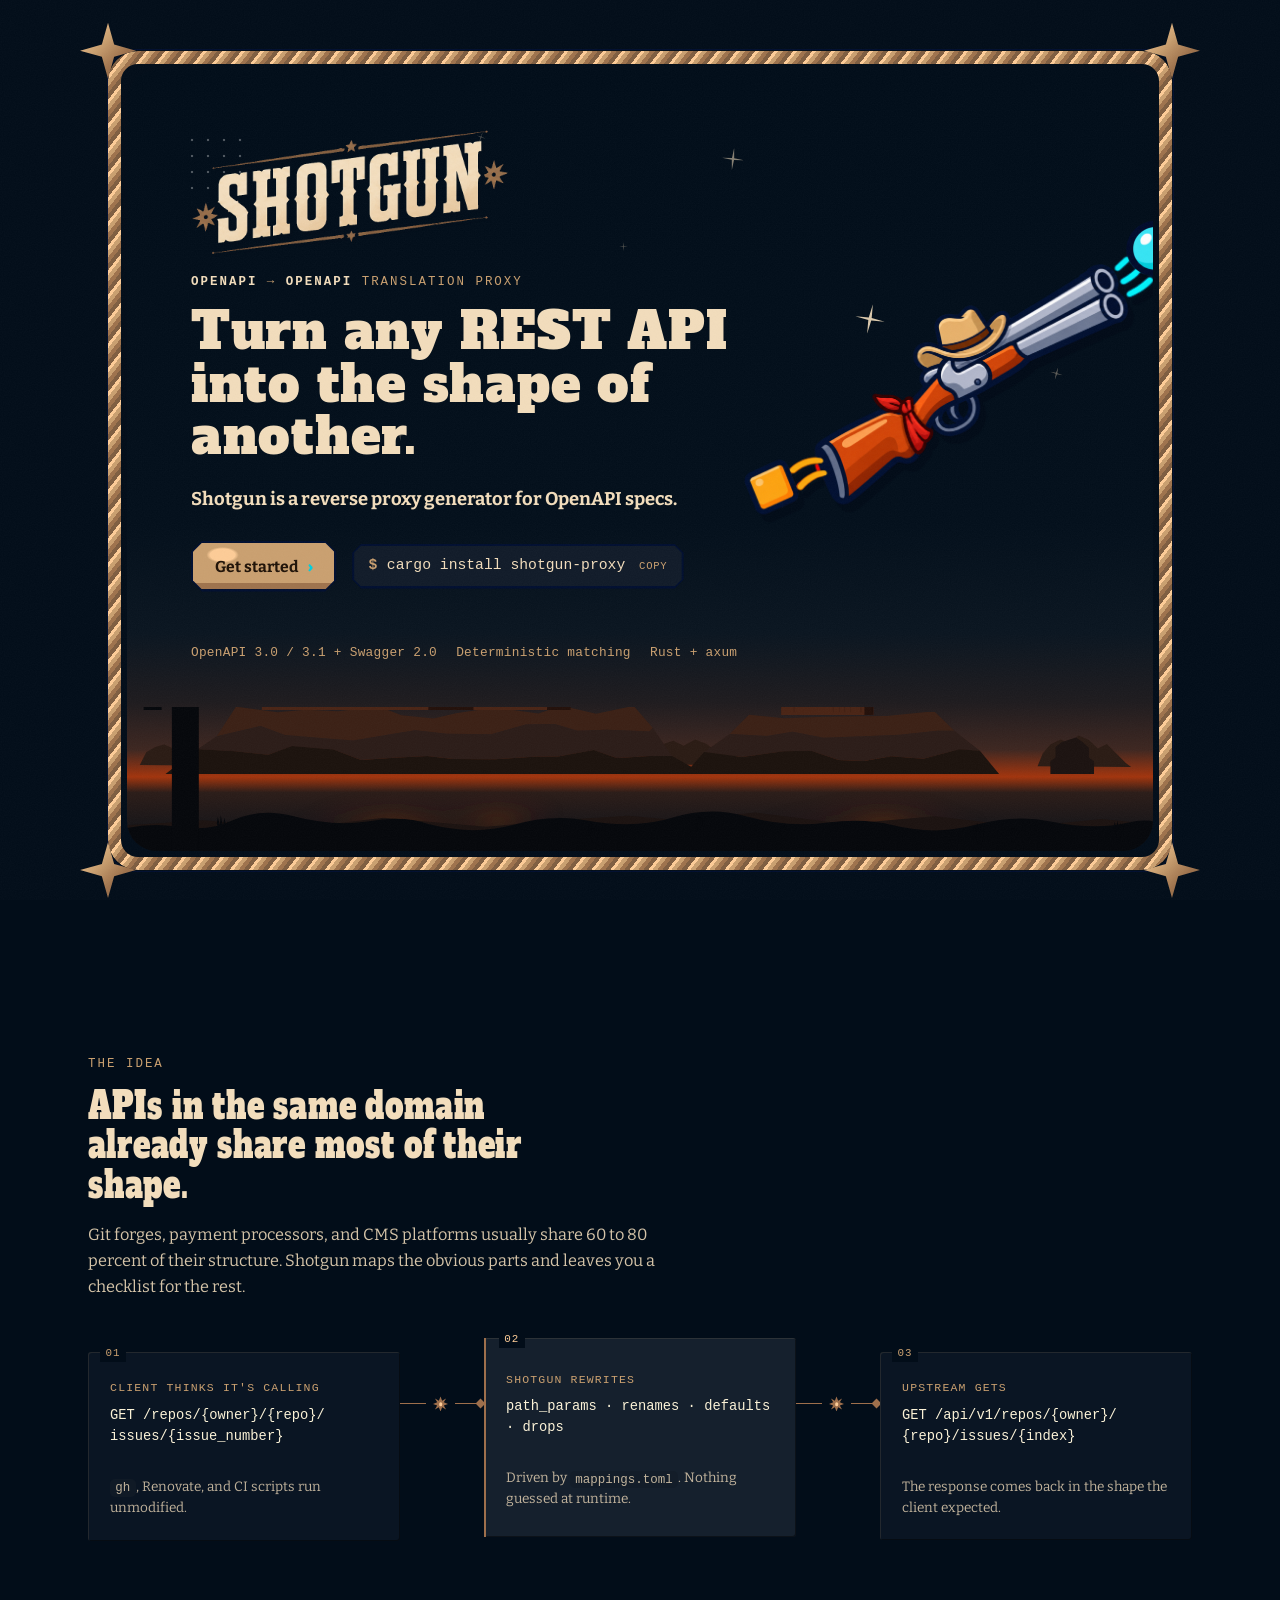
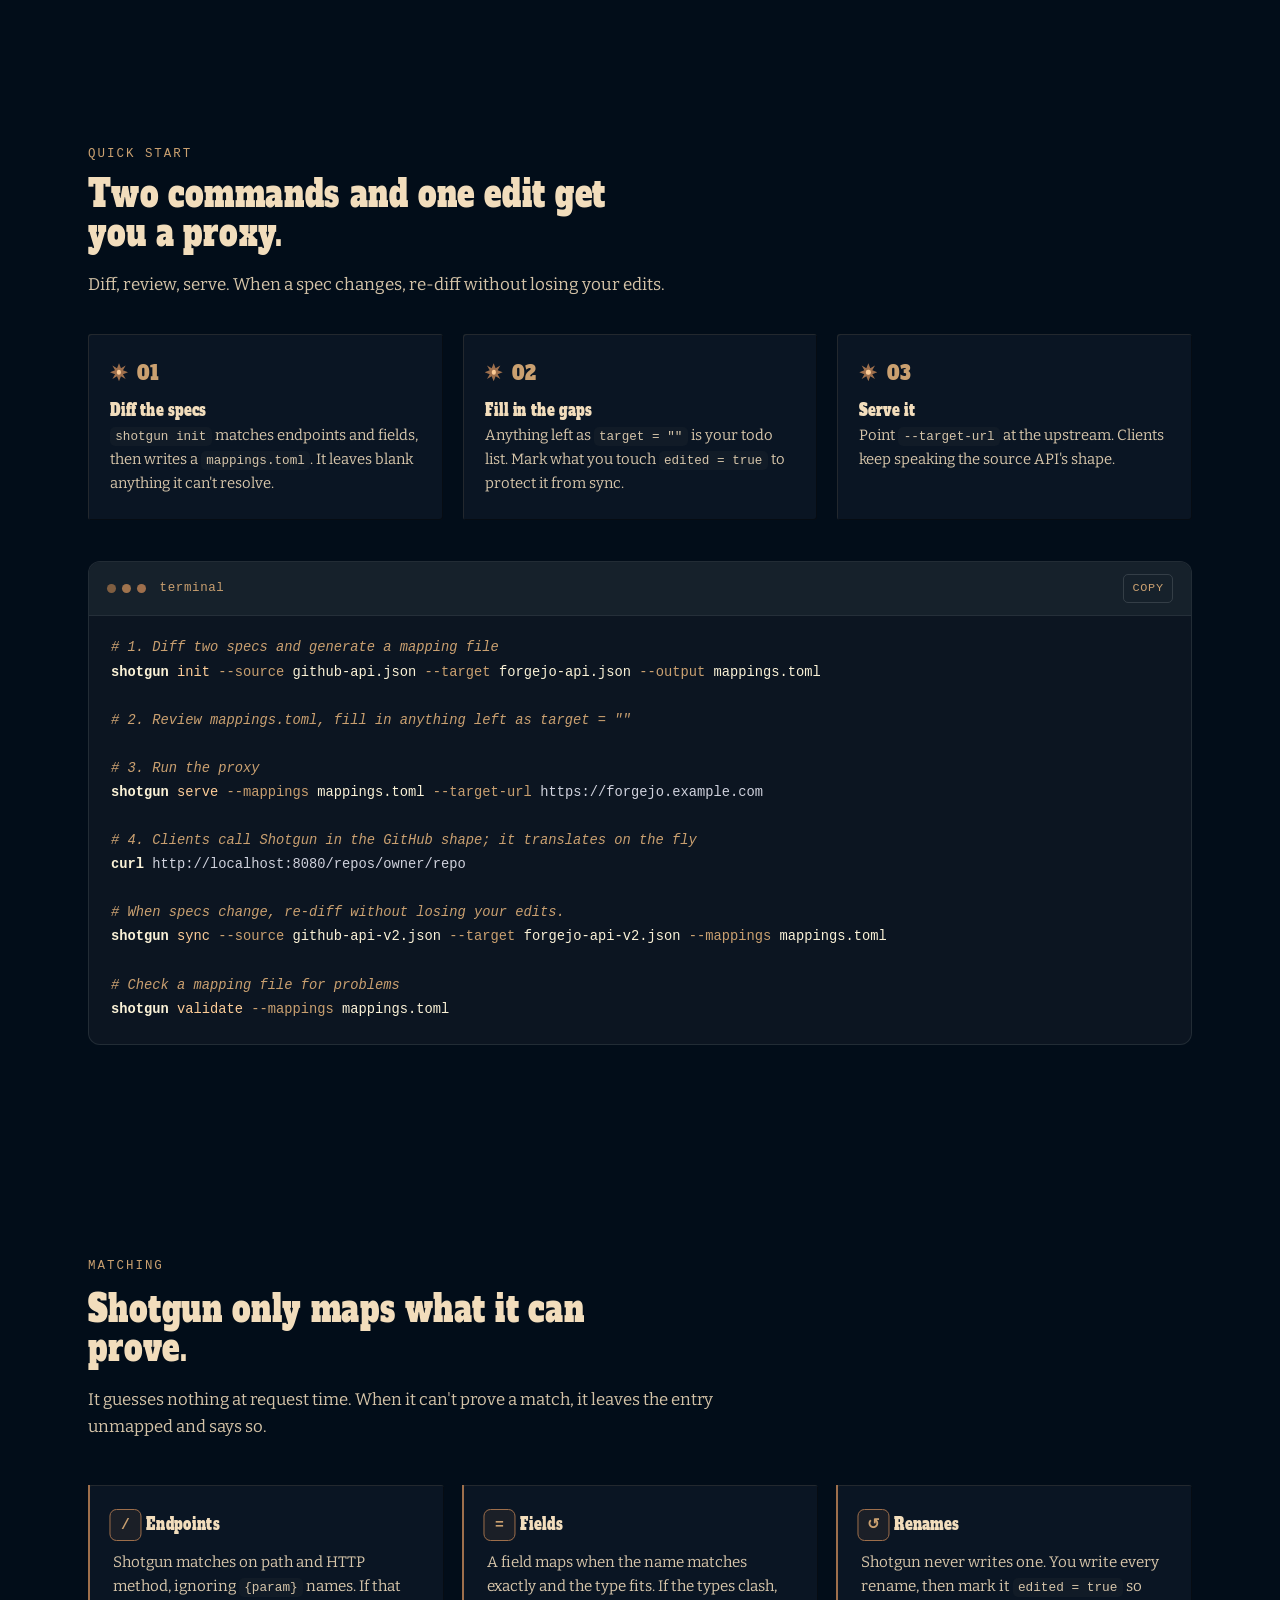
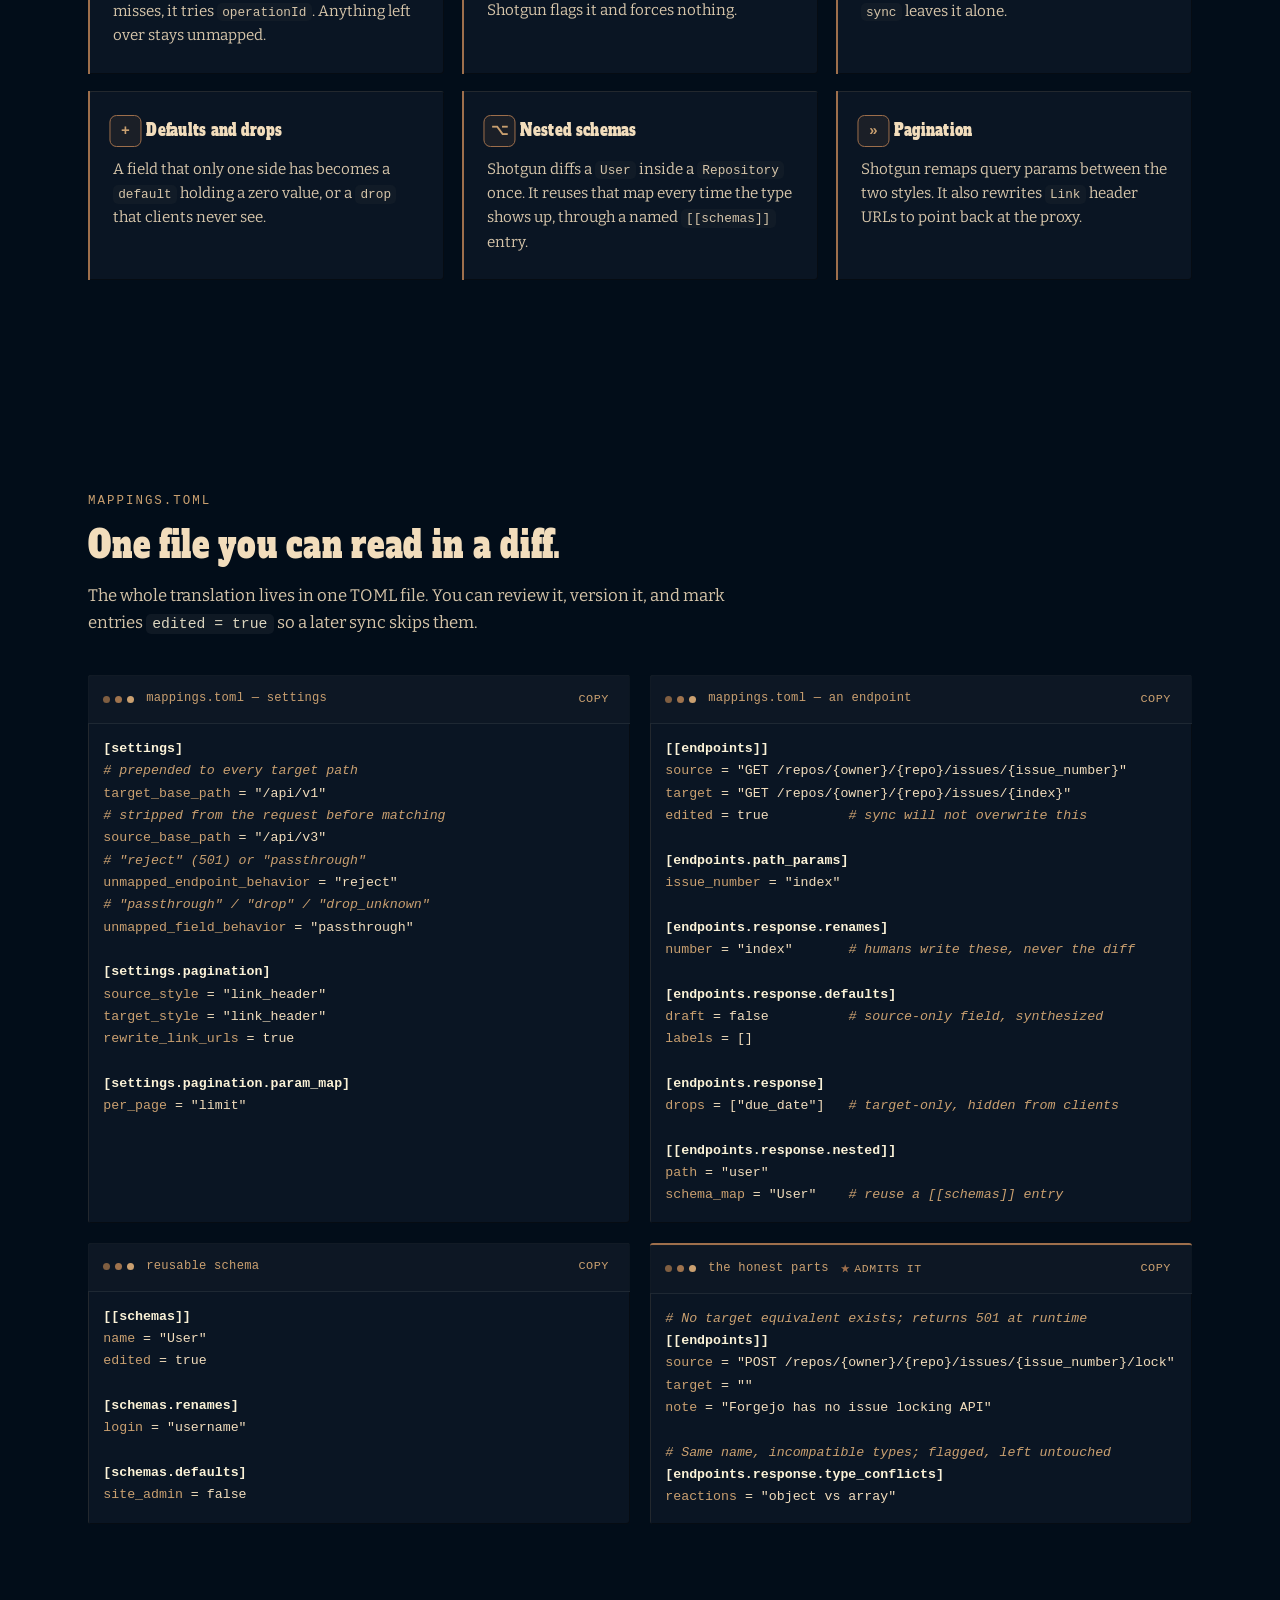
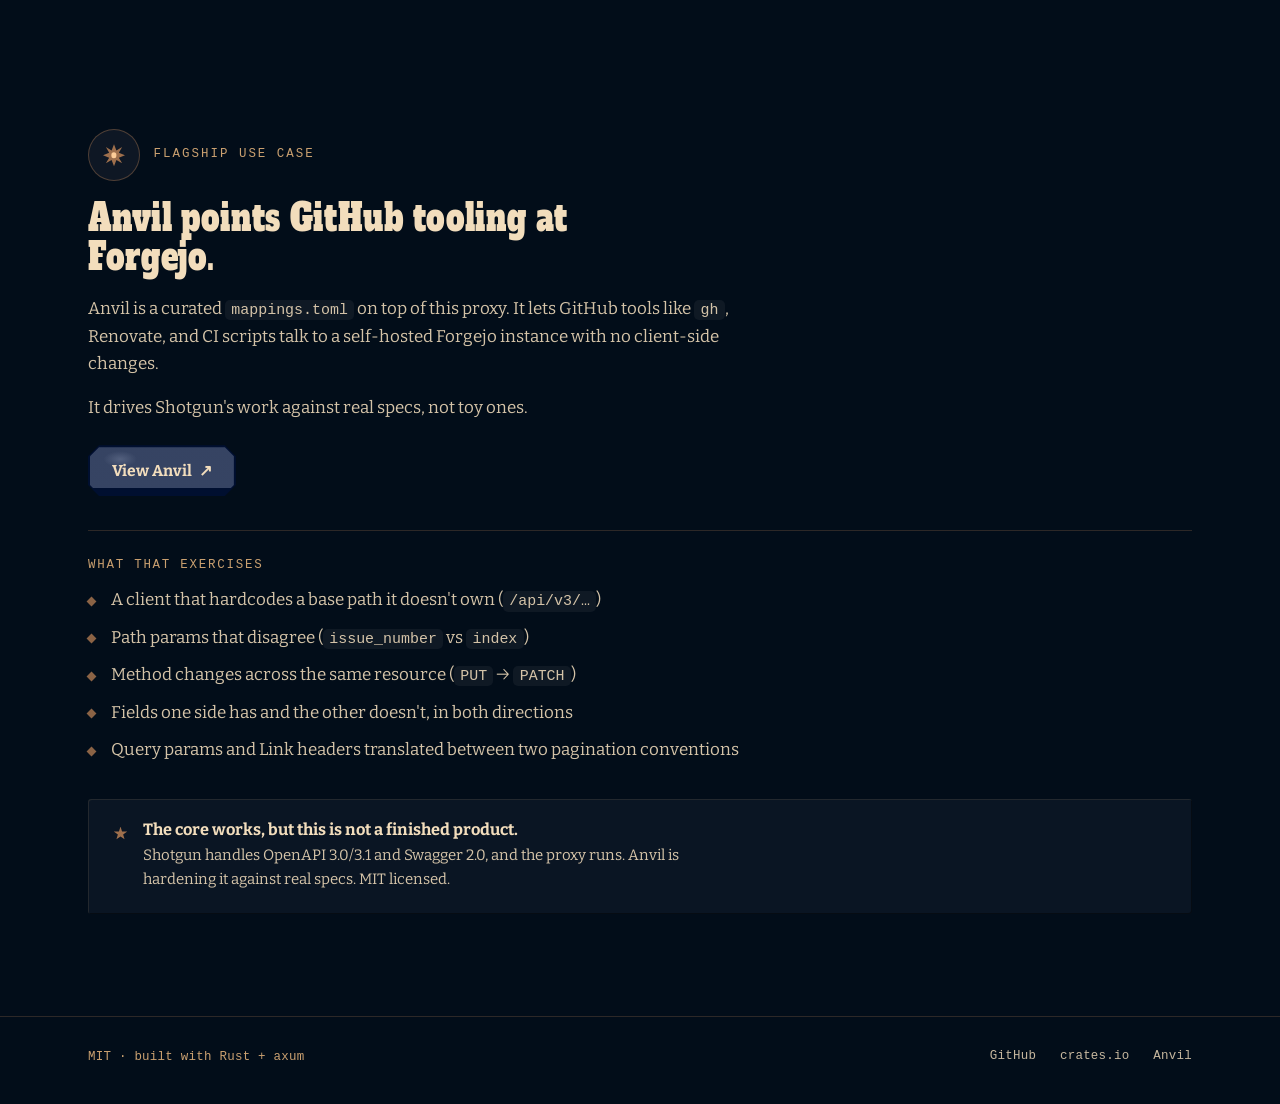
<file: site/index.html>
<!doctype html>
<html lang="en">
<head>
<meta charset="utf-8">
<meta name="viewport" content="width=device-width, initial-scale=1, viewport-fit=cover">
<title>Shotgun — make one API answer to another API's shape</title>
<meta name="description" content="Shotgun reads two OpenAPI specs, matches what already lines up, and runs a proxy that translates the rest.">
<meta name="color-scheme" content="dark">
<meta property="og:title" content="Shotgun">
<meta property="og:description" content="Two specs in. One proxy out.">
<meta property="og:type" content="website">
<meta property="og:url" content="https://bryanhu.com/shotgun/">
<meta property="og:image" content="https://bryanhu.com/shotgun/assets/og.png">
<meta property="og:image:width" content="1200">
<meta property="og:image:height" content="630">
<meta property="og:image:alt" content="Shotgun — one API shape in, another out">
<meta name="twitter:card" content="summary_large_image">
<meta name="twitter:image" content="https://bryanhu.com/shotgun/assets/og.png">
<link rel="canonical" href="https://bryanhu.com/shotgun/">
<meta name="theme-color" content="#020D19">
<link rel="preconnect" href="https://fonts.googleapis.com">
<link rel="preconnect" href="https://fonts.gstatic.com" crossorigin>
<link rel="icon" type="image/png" sizes="32x32" href="assets/favicon-32.png">
<link rel="icon" type="image/png" sizes="512x512" href="assets/icon-512.png">
<link rel="apple-touch-icon" sizes="180x180" href="assets/icon-180.png">
<script>document.documentElement.classList.add('js')</script>
<link href="https://fonts.googleapis.com/css2?family=Alfa+Slab+One&family=Bitter:ital,wght@0,400;0,600;0,700;1,400&display=swap" rel="stylesheet">
<style>
/* ===== substrate ===== */
/* ===================================================================
   SUBSTRATE — the night ground.
   Tokens (root), page reset, the stepped sky→ember gradient, the
   halftone patch, ambient sky twinkle placement, the mesa horizon
   (mesas + hero buttes + foreground ridge + cacti, all CSS-drawn,
   hand-placed — never a repeating tile), and the one global grain pass.
   =================================================================== */

:root {
  /* ---- sky / ground (stepped, not smooth — flat for ~55% then a
     narrow choked-off ember band right at the horizon) ---- */
  --sky-night: #020D19;
  --sky-warm-1: #08131E;
  --sky-transition: #1A191F;
  --sky-ramp: #392424;
  --sky-ember-peak: #A2340D;
  --mesa-mid-fill: #1B1210;   /* dark mid-ground plateau, between the talus
                                 and the black foreground ridge */
  --mesa-bg-fill: #2A1B14;
  --ground-floor: #070F17;
  --ridge-fill: #05070B;
  --butte-lit: #4A2415;      /* sampled off assets/banner.png buttes — a
                                 muted, DARK terracotta, NOT a bright orange —
                                 the reference reads far closer to silhouette
                                 than to a lit daytime rock face */
  --butte-mid: #593018;      /* second flat tone — sunlit upper shelf, just
                                 below the cap rim; a subtle lift over --butte-
                                 lit, not a bright band, and bounded by an
                                 irregular hand-drawn edge, never a ruled line */
  --butte-shadow: #23100A;   /* receding face, flat, no gradient, near-black */
  --butte-window: #170B05;   /* small carved-recess accents on the rock face
                                 — a flat tone darker than shadow, never a
                                 gradient or a blur */
  --butte-cap: #8C5A34;      /* thin lit rim sliver along each flat top */
  --talus-upper: #3B2015;    /* flared skirt, band nearest the rock — hand-
                                 terraced irregular tones, never a stepped
                                 staircase silhouette */
  --talus-mid: #2B1C18;
  --talus-lower: #1B120D;    /* darkest band, blends toward the ground floor */

  /* ---- universal ink outline (illustrated shapes only, law 1) ---- */
  --ink-outline: #000F30;

  /* ---- mascot material families, reserved for illustration pieces ---- */
  --wood-highlight: #FEA050;
  --wood-main: #D54609;
  --wood-shadow: #B83603;
  --wood-deep: #912400;
  --steel-specular: #F9F9FD;
  --steel-light: #D0D2DD;
  --steel-base: #B3B8CC;
  --steel-mid: #6C7793;
  --steel-shadow: #53607E;
  --amber-highlight: #FFA211;
  --amber-main: #FEA410;
  --amber-shadow: #B84F01;
  --red-highlight: #F02F1F;
  --red-main: #EE281B;
  --red-mid: #D01B14;
  --red-shadow: #BF120F;
  --red-deep: #330000;

  /* ---- cyan: the one saturated cool color, used once per view ---- */
  --cyan-specular: #FFFFFF;
  --cyan-light: #35E5F4;
  --cyan-shadow: #00CFDE;
  --cyan-bloom: #0BC5D5;

  /* ---- wordmark ivory family ---- */
  --ivory-top: #F3DEBF;
  --ivory-bottom: #EED2AA;
  --ivory-bright: #FBF2D7;
  --ivory-flat: #F2DDBC;
  --ivory-bevel: #856244;

  /* ---- bronze / rope ornament family ---- */
  --bronze-highlight: #FDCC97;
  --bronze-light: #CAA070;
  --bronze-mid: #9F734D;
  --bronze-groove: #7F5E41;
  --bronze-deep: #332721;
  --bronze-flat: #9E6F4C;

  /* ---- geometry ---- */
  --outline-weight: 2px;             /* constant absolute weight, law 1 */
  --rope-thickness: 13px;            /* ~1.47% of a banner-scale frame */
  --rope-margin: 20px;                /* plain navy gap, rope to canvas edge */
  --rope-corner-radius: 30px;         /* ~2x rope diameter */
  --corner-star-size: calc(var(--rope-thickness) * 4.3);
  --halftone-dot: 3px;
  --halftone-pitch: 16px;
  --grain-opacity: 0.035;
  --wordmark-tilt: -3.6deg;

  /* ---- fonts (declared here, loaded by the type piece) ---- */
  --font-display: 'Alfa Slab One', serif;
  --font-body: 'Bitter', serif;
  --font-mono: ui-monospace, SFMono-Regular, Menlo, Consolas, monospace;

  color-scheme: dark;
}

/* ---- minimal reset / foundation ---- */
*, *::before, *::after { box-sizing: border-box; }
html { -webkit-text-size-adjust: 100%; }
img, svg { display: block; max-width: 100%; }
button { font: inherit; }

html, body {
  margin: 0;
  min-height: 100%;
  background: var(--sky-night);
  color: var(--ivory-flat);
}

body {
  position: relative;
  -webkit-font-smoothing: antialiased;
}

.wrap {
  max-width: 1160px;
  margin: 0 auto;
  padding: 0 28px;
}

/* ---- global, once, near-invisible grain — law 9. A single flat
   monochrome noise pass over the WHOLE page, not just the hero, and
   not cranked up "for texture." Blend mode is `normal`, not `overlay`:
   overlay is multiplicative near black (result ≈ 2·base·blend), so on
   the near-black night sky it was compositing away to nothing and the
   sky read as a perfectly smooth gradient. Normal alpha blending at
   this opacity adds the same small, order-of-magnitude jitter (~1-5 of
   255) regardless of how dark or light the pixel underneath is, which
   is what the source composition actually measures — sky, rope and
   silhouette all show the same amount of grain. ---- */
body::after {
  content: "";
  position: fixed;
  inset: 0;
  z-index: 999;
  pointer-events: none;
  opacity: var(--grain-opacity);
  mix-blend-mode: normal;
  background-image: url("data:image/svg+xml;utf8,<svg xmlns='http://www.w3.org/2000/svg' width='140' height='140'><filter id='n'><feTurbulence type='fractalNoise' baseFrequency='0.85' numOctaves='2' stitchTiles='stitch'/><feColorMatrix type='saturate' values='0'/></filter><rect width='100%25' height='100%25' filter='url(%23n)'/></svg>");
  background-repeat: repeat;
}

/* ===================================================================
   Hero ground — the stepped night→ember gradient. Flat for the first
   half, a slow grey-brown warm-up, then a hard late ramp choked off
   before it ever reads as a "sunset wash." No radial corner vignette
   (the flat navy already reads as night) — the only vignette-like move
   is the gradient's own dark floor at the bottom.
   =================================================================== */
.hero-ground {
  position: relative;
  overflow: hidden;
  border-radius: var(--rope-corner-radius);
  background: linear-gradient(
    to bottom,
    #010D19 0%,
    #030F1B 58%,
    #0A1520 72%,
    #1E1B1E 81%,
    #3D2620 87%,
    #A2340D 90.5%,
    #2B1C18 92.5%,
    #070F17 100%
  );
  /* The hero used to reserve room for the horizon with
     `padding-bottom: calc(... + 34%)`. Percentage padding resolves
     against the containing block's WIDTH, not its height, so the
     reservation shrank as the viewport narrowed — exactly when the
     headline wrapped taller and needed more. Combined with
     align-items:center that pushed the copy down behind the buttes:
     measured 274px of overlap at 320px wide, with "Rust + axum"
     completely hidden behind opaque rock from 500px down.

     The horizon is now a flow item at the end of a column, so the
     copy physically cannot sit on top of it at any width. */
  --hero-pad-x: clamp(28px, 6vw, 64px);
  --hero-pad-y: clamp(36px, 4.5vw, 60px);
  padding: var(--hero-pad-y) var(--hero-pad-x) 0;
  /* The hero was 1097px tall, so on a laptop the horizon and the
     frame's bottom corners fell below the fold and the composition —
     which is the frame plus the horizon — could never be seen whole.
     Sized to the viewport instead, with a floor so it stays a hero on
     short windows. */
  min-height: min(560px, 68svh);
  /* Deliberately NO max-height. The ground needs overflow:hidden for
     its corner radius, so any cap risks slicing real copy — it clipped
     the hero content at 1280x720. The horizon shrinks instead, and on
     a short window the hero simply runs a little past the fold rather
     than cutting text off. */
  display: flex;
  flex-direction: column;
}

/* ---- halftone patch: a small, deliberately modest dot grid tucked
   under the top rope border — not a texture that tiles the sky. ---- */
.halftone-patch {
  position: absolute;
  left: 5.6%;
  top: 8%;
  width: 5.6%;
  height: 9%;
  background-image: radial-gradient(rgba(255, 255, 255, .3) 1.2px, transparent 1.6px);
  background-size: var(--halftone-pitch) var(--halftone-pitch);
  pointer-events: none;
}

/* ---- ambient sky twinkle: a handful of hand-placed instances of the
   .star--twinkle motif (shape owned by ornament), never a repeated
   tile — a real night sky doesn't repeat either. ---- */
.sky-stars { position: absolute; inset: 0; pointer-events: none; z-index: 0; }
.sky-stars .star--twinkle { position: absolute; }
.sky-stars i:nth-child(1) { top: 10%;  left: 58%; width: 22px; height: 22px; opacity: .55; transform: rotate(6deg); }
.sky-stars i:nth-child(2) { top: 16%;  left: 9%;  width: 14px; height: 14px; opacity: .4;  transform: rotate(-14deg); }
.sky-stars i:nth-child(3) { top: 30%;  left: 71%; width: 30px; height: 30px; opacity: .9;  transform: rotate(11deg); }
.sky-stars i:nth-child(4) { top: 46%;  left: 26%; width: 12px; height: 12px; opacity: .35; transform: rotate(-4deg); }
.sky-stars i:nth-child(5) { top: 8%;   left: 34%; width: 10px; height: 10px; opacity: .3;  transform: rotate(19deg); }
.sky-stars i:nth-child(6) { top: 54%;  left: 63%; width: 16px; height: 16px; opacity: .45; transform: rotate(-9deg); }
.sky-stars i:nth-child(7) { top: 22%;  left: 48%; width: 9px;  height: 9px;  opacity: .3;  transform: rotate(3deg); }
.sky-stars i:nth-child(8) { top: 60%;  left: 12%; width: 11px; height: 11px; opacity: .3;  transform: rotate(-21deg); }
.sky-stars i:nth-child(9) { top: 38%;  left: 90%; width: 13px; height: 13px; opacity: .4;  transform: rotate(15deg); }

/* ===================================================================
   Mesa horizon — one continuous, hand-composed SVG scene with four
   stacked depth layers (back to front): distant background mesas,
   the main hero buttes (broad, blocky Monument-Valley formations —
   flat cel tones, vertical fluting, horizontal strata, stepped
   talus), a dark mid-ground plateau, and a flat-black foreground
   ridge carrying a saguaro + agave silhouettes. Drawn once, hand-
   placed, never a repeating background-repeat tile. The landscape
   itself carries NO ink outline (law-1's outline is reserved for the
   mascot/ornaments) — every edge here is a butted flat-fill silhouette. -*/
.mesa-horizon {
  /* In flow as the last child of .hero-ground, bled back out to the
     frame edge past the hero's horizontal padding. Its own aspect
     ratio sets its height, so it never has to be a percentage of a
     box whose height depends on how the headline wrapped. */
  position: relative;
  flex: 0 0 auto;
  margin-inline: calc(var(--hero-pad-x) * -1);
  /* Height comes from the viewport, not a fixed ratio, so the horizon
     compresses on short windows instead of pushing the hero past the
     fold. The SVG uses preserveAspectRatio="slice", so it crops from
     the top rather than squashing. */
  /* A direct trade: a taller band shows more of the buttes but pushes
     the framed hero back below the fold, which is the thing that read
     as "clipped" in the first place. Fitting wins. */
  height: clamp(130px, 16svh, 240px);
  flex: 0 1 auto;
  min-height: 118px;
  z-index: 1;
  pointer-events: none;
}
.mesa-horizon .horizon-art {
  display: block;
  width: 100%;
  height: 100%;
}

/* ===== type ===== */
/* ===================================================================
   TYPE — the scale. Alfa Slab One (compressed) for display/headings,
   Bitter for body and the tagline, a system mono stack for code. The
   wordmark itself is never set in type — it is the logotype asset;
   this file only styles its placement and the level tagline beside it.
   =================================================================== */

body {
  font-family: var(--font-body);
  font-size: 17px;
  line-height: 1.6;
}

h1, h2, h3 {
  font-family: var(--font-display);
  font-weight: 400;
  color: var(--ivory-flat);
  line-height: 1.05;
  margin: 0 0 .45em;
  /* Alfa Slab One horizontally compressed to match the reference's
     condensed proportion — letter-spacing opened slightly to
     compensate, per DECISIONS.md #2. Never applied to body copy. */
  transform: scaleX(.78);
  transform-origin: left center;
  letter-spacing: .015em;
}

h1 { font-size: clamp(2.1rem, 3.9vw, 3.15rem); }
h2 { font-size: clamp(1.6rem, 3vw, 2.35rem); }
h3 { font-size: 1.2rem; margin-bottom: .3em; }

p {
  color: var(--ivory-flat);
  opacity: .88;
}

/* ---- eyebrow: small mono label above a headline ---- */
.eyebrow {
  display: inline-block;
  font-family: var(--font-mono);
  font-size: .78rem;
  letter-spacing: .16em;
  text-transform: uppercase;
  color: var(--bronze-light);
  margin-bottom: 1.1em;
}
.eyebrow b { color: var(--ivory-flat); font-weight: 700; }

/* ---- the tagline treatment: flat ivory, Bitter bold, level — never
   inherits a rotation, per DECISIONS.md / BRIEF.md law 7. ---- */
.sub, .tagline {
  font-family: var(--font-body);
  font-weight: 700;
  color: var(--ivory-flat);
  font-size: 1.15rem;
  line-height: 1.5;
  max-width: 46ch;
  opacity: 1;
  margin: 0;
}

/* ---- the wordmark: an ASSET, not a font. Sits only on flat night
   sky. Already carries its own tilt baked into the artwork — do not
   rotate it again here. ---- */
.wordmark-lockup {
  width: min(320px, 54%);
  height: auto;
  margin: 0 0 1rem;
  /* The asset is cut out on transparency, so it composites onto any ground
     with no seam. Its cast shadow was cut away with the background — the
     artwork's shadow is a hard offset with zero blur, so drop-shadow()
     reproduces it exactly rather than approximating it. */
  filter: drop-shadow(3px 3px 0 var(--sky-night));
}

/* ---- small print row under the hero ---- */
.hero-meta {
  display: flex;
  flex-wrap: wrap;
  gap: .5em 1.5em;
  margin-top: 1.5rem;
  font-family: var(--font-mono);
  font-size: .8rem;
  letter-spacing: .02em;
  color: var(--bronze-light);
}

/* ---- code / mono ---- */
code, pre, .copyline, .code-bar .name {
  font-family: var(--font-mono);
}
pre {
  margin: 0;
  font-size: .88rem;
  line-height: 1.6;
  color: var(--ivory-flat);
  overflow-x: auto;
}
code {
  background: color-mix(in srgb, var(--sky-night) 84%, white 6%);
  padding: .15em .42em;
  border-radius: 5px;
  font-size: .88em;
}
pre code {
  background: none;
  padding: 0;
}

/* ===== ornament ===== */
/* ===================================================================
   ORNAMENT — the rope frame, the four star motifs, rules, the
   outline/bevel utility for illustrated shapes, buttons and panels.
   The rope is a once-per-composition frame device — never shrunk into
   a card/button/input border. The ink outline utility is reserved for
   actual illustration, not stamped on every piece of UI chrome.
   =================================================================== */

/* ---- illustration-only ink outline utility. Constant absolute
   weight, rounded corners, never scaled with the shape (law 1). Not
   for cards/inputs/buttons — see DECISIONS.md #4. ---- */
.ink-outline {
  outline: var(--outline-weight) solid var(--ink-outline);
  outline-offset: 0;
}

/* ===================================================================
   The four star motifs — differ in silhouette, not just size. Base
   class supplies positioning/display; modifiers supply the shape.
   =================================================================== */
.star { position: relative; display: inline-block; flex: none; }

/* 1. Rope-corner sparkle — 4-point, concave-waisted, no center dot,
   flat-bevel shaded, corners of the rope frame only. */
.star--sparkle {
  background: linear-gradient(135deg,
    var(--bronze-highlight) 0%, var(--bronze-light) 38%,
    var(--bronze-mid) 66%, var(--bronze-groove) 100%);
  clip-path: polygon(50% 0%, 61% 39%, 100% 50%, 61% 61%, 50% 100%, 39% 61%, 0% 50%, 39% 39%);
}

/* 2. Ambient sky twinkle — thin 4-point needle, no center dot,
   scattered small in the night sky only. */
.star--twinkle {
  background: var(--ivory-flat);
  clip-path: polygon(50% 0%, 55% 46%, 100% 50%, 55% 54%, 50% 100%, 45% 54%, 0% 50%, 45% 46%);
}

/* 3. Rule bullet star — plain convex 5-point, flat single tone,
   breaks a rule at its midpoint. */
.star--bullet {
  width: 14px; height: 14px;
  background: var(--bronze-flat);
  clip-path: polygon(50% 0%, 61% 35%, 98% 35%, 69% 57%, 79% 91%, 50% 71%, 21% 91%, 31% 57%, 2% 35%, 39% 35%);
}

/* 4. Compass star — convex 8-point with a small round center dot, the
   most ornate; flanks the wordmark and marks a rule's midpoint. */
.star--compass {
  width: 22px; height: 22px;
  background: var(--bronze-flat);
  clip-path: polygon(
    50% 0%, 61% 28%, 87% 13%, 72% 39%, 100% 50%, 72% 61%, 87% 87%, 61% 72%,
    50% 100%, 39% 72%, 13% 87%, 28% 61%, 0% 50%, 28% 39%, 13% 13%, 39% 28%
  );
}
.star--compass::after {
  content: "";
  position: absolute;
  top: 50%; left: 50%;
  width: 24%; height: 24%;
  transform: translate(-50%, -50%);
  border-radius: 50%;
  background: var(--bronze-highlight);
}

/* ===================================================================
   The rope frame — a literal, once-per-composition border: a twisted
   tube inset from the canvas edge by a plain navy margin, individual
   wraps legible (not a smooth gradient tube), corners bent tight with
   a 4-point sparkle capping each turn. Runs the perimeter of one
   composition; never reused as a border-image on a button or card.
   =================================================================== */
.rope-frame {
  position: relative;
  padding: calc(var(--rope-margin) + var(--rope-thickness) + 6px);
}

.rope-frame::before {
  content: "";
  position: absolute;
  inset: var(--rope-margin);
  border-radius: var(--rope-corner-radius);
  padding: var(--rope-thickness);
  background:
    repeating-linear-gradient(128deg,
      var(--bronze-highlight) 0 3px,
      var(--bronze-light) 3px 7px,
      var(--bronze-mid) 7px 11px,
      var(--bronze-groove) 11px 15px
    );
  -webkit-mask:
    linear-gradient(#000 0 0) content-box,
    linear-gradient(#000 0 0);
  -webkit-mask-composite: xor;
  mask-composite: exclude;
  pointer-events: none;
}

/* thin self-outline tracing the rope's own silhouette (no separate
   inset keyline exists in the source — see SHAPE.md §2) */
.rope-frame::after {
  content: "";
  position: absolute;
  inset: calc(var(--rope-margin) - 1.5px);
  border-radius: var(--rope-corner-radius);
  border: 1.5px solid var(--ink-outline);
  pointer-events: none;
}

.rope-frame .star--sparkle.corner {
  position: absolute;
  width: var(--corner-star-size);
  height: var(--corner-star-size);
  z-index: 2;
}
.rope-frame .corner.tl { top: calc(var(--rope-margin) - var(--corner-star-size) * .5); left: calc(var(--rope-margin) - var(--corner-star-size) * .5); }
.rope-frame .corner.tr { top: calc(var(--rope-margin) - var(--corner-star-size) * .5); right: calc(var(--rope-margin) - var(--corner-star-size) * .5); }
.rope-frame .corner.bl { bottom: calc(var(--rope-margin) - var(--corner-star-size) * .5); left: calc(var(--rope-margin) - var(--corner-star-size) * .5); }
.rope-frame .corner.br { bottom: calc(var(--rope-margin) - var(--corner-star-size) * .5); right: calc(var(--rope-margin) - var(--corner-star-size) * .5); }

/* ===================================================================
   Rules — hairline bronze dividers with an inline bullet star.
   =================================================================== */
.rule {
  display: flex;
  align-items: center;
  gap: .7em;
  color: var(--bronze-flat);
}
.rule::before, .rule::after {
  content: "";
  flex: 1 1 auto;
  height: 1px;
  background: var(--bronze-flat);
}

/* ===================================================================
   Buttons & panels — the two hero controls in the masthead (primary CTA,
   code chip) are treated as small illustrated signage, built the same
   way as every other shape in the system: a chamfered (hand-cut, never
   rounded-rect) silhouette, a constant-weight ink stroke that is a real
   second layer (not a CSS `border`, so it survives the diagonal cuts),
   a flat hard-stop cel fill (never a smooth gradient), and a HARD,
   zero-blur offset shadow via `filter: drop-shadow(…0…)` — the same
   crisp stacked-plank offset SHAPE.md documents under the wordmark
   letterforms — never a soft `box-shadow`. Elsewhere (cards, inputs,
   nav) chrome stays outline-free per DECISIONS.md #4; these two do not
   count as "every button" — they are the one signed CTA and the one
   terminal chip on the page, not a generic input/panel.
   =================================================================== */
#masthead { padding: 56px 0; }

.masthead-content {
  position: relative;
  z-index: 2;
  max-width: 640px;
}

.cta {
  display: flex;
  align-items: center;
  gap: 1rem;
  flex-wrap: wrap;
  margin: 1.7rem 0;
}

/* shared chamfer geometry: outer box IS the ink stroke; ::before is the
   inset fill layer, shrunk by exactly one stroke width on every edge
   (including the diagonals) so the stroke reads as constant weight all
   the way round, not just on the four straight sides a CSS `border`
   would cover. */
.btn {
  --chamfer: 11px;
  --edge: var(--outline-weight);
  position: relative;
  display: inline-flex;
  align-items: center;
  gap: .5em;
  font-family: var(--font-body);
  font-weight: 700;
  font-size: .98rem;
  padding: .82em 1.5em;
  color: var(--ivory-flat);
  text-decoration: none;
  cursor: pointer;
  appearance: none;
  -webkit-appearance: none;
  border: none;
  background: var(--ink-outline);
  clip-path: polygon(
    var(--chamfer) 0, calc(100% - var(--chamfer)) 0,
    100% var(--chamfer), 100% calc(100% - var(--chamfer)),
    calc(100% - var(--chamfer)) 100%, var(--chamfer) 100%,
    0 calc(100% - var(--chamfer)), 0 var(--chamfer)
  );
  filter: drop-shadow(3px 4px 0 var(--ink-outline));
}
.btn::before {
  content: "";
  position: absolute;
  z-index: -1;
  inset: var(--edge);
  background: transparent;
  clip-path: polygon(
    calc(var(--chamfer) - var(--edge)) 0, calc(100% - (var(--chamfer) - var(--edge))) 0,
    100% calc(var(--chamfer) - var(--edge)), 100% calc(100% - (var(--chamfer) - var(--edge))),
    calc(100% - (var(--chamfer) - var(--edge))) 100%, calc(var(--chamfer) - var(--edge)) 100%,
    0 calc(100% - (var(--chamfer) - var(--edge))), 0 calc(var(--chamfer) - var(--edge))
  );
}

/* Flat hard-stop cel fill — the same convention as the mascot's small
   parts (connector square: mid-tone base disc + one small offset
   lighter ellipse, no gradient) plus a darker shadow band at the
   underside rim. The highlight is a small fixed patch in the upper
   left, matching SHAPE.md's "every specular sits upper-left" rule —
   NOT a full-width diagonal band, which would read as a UI hover
   sweep rather than a drawn object's specular. */
.btn.primary::before {
  background:
    radial-gradient(ellipse 16% 24% at 21% 26%,
      var(--bronze-highlight) 55%, transparent 72%),
    /* Main band lifted from --bronze-mid to --bronze-light: the label
       (#201308) measured 4.35:1 on bronze-mid, under WCAG AA, on the
       page's single most important control. On bronze-light it is
       7.58:1. The lower shading band keeps the two-tone cel build but
       is pulled to 12% so the label never sits on it. */
    linear-gradient(var(--bronze-light) 0% 88%, var(--bronze-mid) 88% 100%);
}
.btn.primary { color: #201308; }
.btn.primary::after {
  content: "\203A";
  color: var(--cyan-shadow);
  font-weight: 900;
  margin-left: .15em;
}
.btn.primary:hover { filter: drop-shadow(3px 4px 0 var(--ink-outline)) brightness(1.06); }
.btn.primary:focus-visible {
  outline: 2px solid var(--cyan-light);
  outline-offset: 2px;
}

.copyline {
  --chamfer: 9px;
  --edge: var(--outline-weight);
  position: relative;
  display: inline-flex;
  align-items: center;
  gap: .65em;
  color: var(--ivory-flat);
  padding: .72em 1.1em;
  cursor: pointer;
  font-size: .92rem;
  appearance: none;
  -webkit-appearance: none;
  border: none;
  background: var(--ink-outline);
  clip-path: polygon(
    var(--chamfer) 0, calc(100% - var(--chamfer)) 0,
    100% var(--chamfer), 100% calc(100% - var(--chamfer)),
    calc(100% - var(--chamfer)) 100%, var(--chamfer) 100%,
    0 calc(100% - var(--chamfer)), 0 var(--chamfer)
  );
  filter: drop-shadow(2px 3px 0 var(--ink-outline));
}
.copyline::before {
  content: "";
  position: absolute;
  z-index: -1;
  inset: var(--edge);
  background: color-mix(in srgb, var(--sky-night) 84%, white 6%);
  clip-path: polygon(
    calc(var(--chamfer) - var(--edge)) 0, calc(100% - (var(--chamfer) - var(--edge))) 0,
    100% calc(var(--chamfer) - var(--edge)), 100% calc(100% - (var(--chamfer) - var(--edge))),
    calc(100% - (var(--chamfer) - var(--edge))) 100%, calc(var(--chamfer) - var(--edge)) 100%,
    0 calc(100% - (var(--chamfer) - var(--edge))), 0 calc(var(--chamfer) - var(--edge))
  );
}
.copyline .p { color: var(--bronze-light); font-weight: 700; }
.copyline .ico {
  margin-left: .4em;
  font-size: .72em;
  color: var(--bronze-light);
  text-transform: uppercase;
  letter-spacing: .07em;
}
.copyline.is-done .ico { color: var(--cyan-light); }
.copyline.is-done { background: var(--cyan-shadow); }

/* The .panel surface now lives in the layout contract
   (src/pieces/layout/style.css). The bordered, 12px-radius card that
   used to be defined here described a different visual language than
   the one that wins the cascade, and leaving both in place is how a
   page ends up with two panel treatments. Removed deliberately. */

/* ===== layout ===== */
/* ===================================================================
   LAYOUT CONTRACT

   Six section builders worked in parallel with the design laws but no
   shared layout rules, so each invented its own container width and
   heading measure — 880px here, 720px there, headings measured at
   16ch, 28ch and 42ch. The page ended up with four different left
   edges and headings that wrapped on different word counts.

   This file is the contract. It loads after the foundation and before
   any section, and section CSS must not override the properties it
   sets. One container, one rhythm, one measure.
   =================================================================== */

:root {
  /* the single content column, shared by every section including the
     masthead — this is what fixes the ragged left edge */
  --shell-max: 1160px;
  --shell-gutter: 28px;

  /* vertical rhythm. Sections were running 400-500px of dead night sky
     between them, which reads as unfinished rather than as generous. */
  --section-pad-y: clamp(4.5rem, 8vw, 7rem);

  /* measures. Display headings are set in a compressed slab at large
     sizes, so they need a WIDER character measure than body copy or
     they wrap every three words. */
  --measure-display: 24ch;
  --measure-lead: 62ch;
  --measure-body: 68ch;
}

.wrap,
.shell {
  width: 100%;
  max-width: var(--shell-max);
  margin-inline: auto;
  padding-inline: var(--shell-gutter);
}

/* Every top-level section gets the same rhythm. Sections may add to
   this with their own margin, but must not set their own padding-block
   or the page loses its beat. */
main > section,
main > .section {
  padding-block: var(--section-pad-y);
}

/* The section intro: kicker, heading, lead. Consistent everywhere. */
.sec-head { max-width: var(--measure-lead); }
.sec-head > h2 { max-width: var(--measure-display); }
.sec-head > p { max-width: var(--measure-lead); }

/* Headings must not be measured tighter than the contract anywhere. */
main h2 { max-width: var(--measure-display); }
main p  { max-width: var(--measure-body); }

/* ---- shared panel treatment -------------------------------------
   The drafts each grew their own card: a rounded rectangle with a
   hairline border and a slightly lighter fill. Six of those in a grid
   is the generic SaaS feature grid the brief warns about, and a
   uniform border-radius on everything is called out explicitly as a
   trap.

   This panel takes its cue from the artwork instead: a flat raised
   plate on the night ground, squared off rather than pill-rounded,
   lifted by a stepped tonal edge (light top-left, dark bottom-right)
   the way the drawn objects in the banner are, with no outline —
   outlines belong to illustrated shapes, not UI. ---- */
.panel {
  position: relative;
  background: var(--panel-fill, #0a1523);
  border: 0;
  border-radius: 3px;
  padding: 1.4rem 1.5rem;
  box-shadow:
    inset 1px 1px 0 rgba(203, 166, 121, .13),
    inset -1px -1px 0 rgba(0, 0, 0, .45);
}

/* the one accent the system allows, used sparingly and never as fill */
.panel--keyed::before {
  content: "";
  position: absolute;
  inset-block: 0;
  inset-inline-start: 0;
  width: 2px;
  background: var(--bronze-flat, #9E6F4C);
}

/* ---- code block scroll affordance -------------------------------
   Overflowing code was hard-clipping at the box edge with no
   scrollbar, no fade and nothing else to say the line continues, so
   a truncated "# sync will not overwrite t" read as the whole
   comment. macOS hides overlay scrollbars until you scroll, which
   removes the only cue. These are styled to stay visible. ---- */
main pre {
  overflow-x: auto;
  scrollbar-width: thin;
  scrollbar-color: var(--bronze-groove, #7F5E41) transparent;
  overscroll-behavior-x: contain;
}
main pre::-webkit-scrollbar { height: 8px; }
main pre::-webkit-scrollbar-track {
  background: rgba(0, 0, 0, .28);
  border-radius: 4px;
}
main pre::-webkit-scrollbar-thumb {
  background: var(--bronze-groove, #7F5E41);
  border-radius: 4px;
}
main pre::-webkit-scrollbar-thumb:hover {
  background: var(--bronze-mid, #9F734D);
}

/* ---- syntax highlighting -----------------------------------------
   The original page had a small shell/TOML highlighter. I dropped it
   when the head/tail were rewritten for the new direction, which left
   every code block a single flat tone. Restored here in the brand
   palette.

   Every token colour is checked against the code panel ground
   (#0a1523): all clear WCAG AA comfortably. Warm tokens come from the
   bronze ramp, the thing-you-type is the brightest ivory, and strings
   take the one cool neutral so they separate from the warms without
   spending the cyan accent, which the laws reserve for a single rare
   highlight rather than a colour repeated down every code block. ---- */
.tok-c { color: var(--bronze-light); font-style: italic; }   /* comment   7.67:1 */
.tok-cmd { color: var(--ivory-bright); font-weight: 600; }   /* command  16.41:1 */
.tok-sub { color: var(--bronze-highlight); }                 /* subcmd   12.46:1 */
.tok-flag { color: var(--bronze-light); }                    /* --flag    7.67:1 */
.tok-str { color: var(--steel-light); }                      /* string   12.18:1 */
.tok-num { color: var(--bronze-highlight); }                 /* number   12.46:1 */
.tok-key { color: var(--ivory-flat); }                       /* toml key 13.84:1 */
.tok-tbl { color: var(--bronze-highlight); font-weight: 600; } /* [table] */
.tok-bool { color: var(--steel-base); }                      /* true/false 9.30:1 */
.tok-p { color: var(--bronze-groove); user-select: none; }   /* the $ prompt */

/* ===== motion ===== */
/* ===================================================================
   MOTION

   The original page had scroll-reveal and hover states. Both went out
   with the three.js hero when the page was rewritten, which left it
   completely static.

   Everything here is gated on .js, so if the script never runs the
   page renders fully visible rather than blank. Every rule is off
   under prefers-reduced-motion. Nothing moves more than ~14px and
   nothing loops except the sky, which is the one thing in the artwork
   that would plausibly move at all.
   =================================================================== */

/* ---- scroll reveal ---- */
.js [data-reveal] {
  opacity: 0;
  transform: translateY(14px);
  transition:
    opacity .55s cubic-bezier(.22, .61, .36, 1),
    transform .55s cubic-bezier(.22, .61, .36, 1);
  transition-delay: var(--reveal-delay, 0ms);
  will-change: opacity, transform;
}
.js [data-reveal].is-in {
  opacity: 1;
  transform: none;
}
/* once it has arrived, stop paying for the compositor layer */
.js [data-reveal].is-in { will-change: auto; }

/* ---- hero entrance: the composition assembles rather than blinking in ---- */
.js .hero-ground .wordmark-lockup,
.js .hero-ground .eyebrow,
.js .hero-ground h1,
.js .hero-ground .sub,
.js .hero-ground .cta,
.js .hero-ground .hero-meta {
  opacity: 0;
  transform: translateY(10px);
  animation: hero-in .6s cubic-bezier(.22, .61, .36, 1) forwards;
}
.js .hero-ground .wordmark-lockup { animation-delay: .05s; }
.js .hero-ground .eyebrow         { animation-delay: .16s; }
.js .hero-ground h1               { animation-delay: .22s; }
.js .hero-ground .sub             { animation-delay: .32s; }
.js .hero-ground .cta             { animation-delay: .40s; }
.js .hero-ground .hero-meta       { animation-delay: .50s; }

@keyframes hero-in {
  to { opacity: 1; transform: none; }
}

/* the mascot arrives from off the right, along its own barrel axis */
.js .hero-mascot {
  opacity: 0;
  animation: mascot-in .85s cubic-bezier(.18, .74, .3, 1) .18s forwards;
}
@keyframes mascot-in {
  from { opacity: 0; transform: translateY(-50%) translate(46px, 26px) scale(.97); }
  to   { opacity: 1; transform: translateY(-50%); }
}

/* ---- sky twinkle: the one looping motion, and the only thing in the
   artwork that would move. Slow, offset per star, low amplitude. ---- */
.js .sky-stars i {
  animation: twinkle var(--tw-dur, 6s) ease-in-out var(--tw-delay, 0s) infinite;
}
@keyframes twinkle {
  0%, 100% { opacity: var(--tw-lo, .3); }
  50%      { opacity: var(--tw-hi, .85); }
}
.js .sky-stars i:nth-child(1) { --tw-dur: 5.5s; --tw-delay: .0s;  --tw-lo: .30; --tw-hi: .70; }
.js .sky-stars i:nth-child(2) { --tw-dur: 7.2s; --tw-delay: 1.1s; --tw-lo: .18; --tw-hi: .52; }
.js .sky-stars i:nth-child(3) { --tw-dur: 6.1s; --tw-delay: .5s;  --tw-lo: .45; --tw-hi: 1;   }
.js .sky-stars i:nth-child(4) { --tw-dur: 8.0s; --tw-delay: 2.3s; --tw-lo: .16; --tw-hi: .44; }
.js .sky-stars i:nth-child(5) { --tw-dur: 6.8s; --tw-delay: 1.7s; --tw-lo: .14; --tw-hi: .40; }
.js .sky-stars i:nth-child(6) { --tw-dur: 5.9s; --tw-delay: .9s;  --tw-lo: .22; --tw-hi: .58; }
.js .sky-stars i:nth-child(7) { --tw-dur: 7.6s; --tw-delay: 3.1s; --tw-lo: .14; --tw-hi: .38; }
.js .sky-stars i:nth-child(8) { --tw-dur: 6.4s; --tw-delay: 2.0s; --tw-lo: .15; --tw-hi: .42; }
.js .sky-stars i:nth-child(9) { --tw-dur: 7.9s; --tw-delay: 1.4s; --tw-lo: .20; --tw-hi: .55; }

/* ---- hover: panels lift on their existing bevel rather than growing
   a new shadow, so the flat-plate language survives ---- */
.panel {
  transition: transform .22s cubic-bezier(.22, .61, .36, 1), box-shadow .22s;
}
@media (hover: hover) {
  .panel:hover {
    transform: translateY(-2px);
    box-shadow:
      inset 1px 1px 0 rgba(203, 166, 121, .22),
      inset -1px -1px 0 rgba(0, 0, 0, .5);
  }
}

/* copy controls and links get a quick, unfussy response */
.copyline, .btn, main nav a, .colophon-links a {
  transition: transform .16s cubic-bezier(.22, .61, .36, 1), filter .16s, color .16s;
}
@media (hover: hover) {
  .copyline:hover { transform: translateY(-1px); }
}
.copyline:active, .btn:active { transform: translateY(1px); }

/* the copy control's confirmation is a colour step, not a wobble */
.copyline.is-done .ico, .mapping-copy.is-done, .quickstart-copy.is-done {
  color: var(--cyan-light);
}

/* ---- respect the setting. Everything above is cancelled, including
   the entrance animations, so nothing is left mid-flight. ---- */
@media (prefers-reduced-motion: reduce) {
  .js [data-reveal],
  .js [data-reveal].is-in,
  .js .hero-ground .wordmark-lockup,
  .js .hero-ground .eyebrow,
  .js .hero-ground h1,
  .js .hero-ground .sub,
  .js .hero-ground .cta,
  .js .hero-ground .hero-meta,
  .js .hero-mascot {
    opacity: 1;
    transform: none;
    animation: none;
    transition: none;
  }
  .js .sky-stars i { animation: none; }
  .panel, .copyline, .btn { transition: none; }
  .panel:hover, .copyline:hover { transform: none; }
}

/* ===== masthead ===== */
/* ---- hero mascot ------------------------------------------------
   The banner is a two-part composition: mascot on one side, wordmark
   and tagline on the other. Our hero had its content on the left and
   roughly 55% empty night sky on the right at desktop widths, which
   read as unbalanced rather than composed.

   It sits behind the copy and is clipped by .hero-ground, so it can
   bleed toward the frame edge the way it does in the artwork. Below
   the width where it would collide with the text it is removed
   rather than shrunk — a tiny mascot reads as a stray sticker.

   The drop-shadow is a hard zero-blur offset, matching the one
   shadow convention the system allows. ---- */
.hero-mascot {
  position: absolute;
  z-index: 0;
  right: -3%;
  top: 38%;
  width: min(43%, 520px);
  height: auto;
  transform: translateY(-50%);
  pointer-events: none;
  filter: drop-shadow(6px 8px 0 rgba(0, 6, 18, .38));
}

/* keep the copy above it in every case */
#masthead .masthead-content { position: relative; z-index: 1; }

@media (max-width: 1080px) {
  .hero-mascot { width: 42%; right: -6%; top: 40%; opacity: .55; }
}

@media (max-width: 860px) {
  .hero-mascot { display: none; }
}

/* The copy takes the space above the horizon and centres itself
   within it; the horizon is a flow sibling pinned after it. This is
   what makes the overlap structurally impossible rather than merely
   tuned away at a few breakpoints. */
#masthead .masthead-content {
  flex: 1 1 auto;
  display: flex;
  flex-direction: column;
  justify-content: center;
  padding-bottom: clamp(20px, 4vw, 44px);
}

/* First section on the page — it does not need the full shared top
   rhythm above it, and that padding was pushing the framed hero past
   the fold. The copy never shrinks (flex-shrink 0) so it can never be
   clipped by the ground's overflow:hidden; the horizon absorbs any
   squeeze instead. */
main > #masthead { padding-top: clamp(18px, 2.4vw, 34px); }
#masthead .masthead-content { flex: 0 0 auto; }

/* ===== idea ===== */
/* ===================================================================
   IDEA — "APIs in the same domain already share most of their shape."
   Centrepiece is the three-cell flow diagram: what the client thinks
   it's calling, what Shotgun rewrites, what upstream actually gets.
   Built from foundation tokens/utilities only (panel surface, bronze
   rule family, compass-star ornament) — no new outline or gradient
   system introduced. All selectors scoped under #idea.
   =================================================================== */

#idea .kicker {
  display: inline-block;
  font-family: var(--font-mono);
  font-size: .78rem;
  letter-spacing: .16em;
  text-transform: uppercase;
  color: var(--bronze-light);
  margin-bottom: .9em;
}

#idea .sec-head > p {
  font-size: 1.02rem;
}

/* screen-reader-only: keeps the locked ASCII arrow text present and
   exact in the DOM without duplicating the drawn connector visually. */
#idea .idea-visually-hidden {
  position: absolute;
  width: 1px; height: 1px;
  padding: 0; margin: -1px;
  overflow: hidden;
  clip: rect(0, 0, 0, 0);
  white-space: nowrap;
  border: 0;
}

/* ===================================================================
   The flow — a designed diagram, not three bordered boxes. Cards are
   flat panels (foundation .panel surface, reused below rather than
   redefined); connectors are bronze hairlines with a compass star
   marking each handoff and a small chamfered arrowhead terminal,
   echoing the wordmark's own flanking rules.
   =================================================================== */
#idea .idea-flow {
  display: grid;
  grid-template-columns: 1fr minmax(52px, 84px) 1fr minmax(52px, 84px) 1fr;
  align-items: start;
  gap: 0;
  margin-top: clamp(34px, 4.5vw, 52px);
}

/* Cards ride on the shared .panel surface (squared plate, stepped
   tonal bevel, no outline — DECISIONS.md #4: outlines are for
   illustrated shapes, not cards). The diagram's own structure —
   number tags + bronze connectors — does the work of separating the
   three cells, so the cards themselves stay quiet plates, not boxes
   with their own drawn border. */
#idea .idea-flow-card {
  padding: 1.6em 1.3em 1.3em;
  min-width: 0;
}

/* The middle plate is the engine of the diagram, not just another
   cell — it sits a shade proud of the other two (negative margin,
   deeper fill) the way a keystone sits forward of the arch either
   side of it, rather than gaining a drawn border the outer cells
   don't have. .panel--keyed supplies the one permitted bronze
   accent: a hairline keyed edge, not a stroke around the whole card. */
#idea .idea-flow-card--mid {
  margin-top: -14px;
  padding-top: 1.9em;
  padding-bottom: 1.6em;
  background: color-mix(in srgb, var(--panel-fill, #0a1523) 88%, white 5%);
}

#idea .idea-card-tag {
  position: absolute;
  top: -.7em;
  left: 1.1em;
  font-family: var(--font-mono);
  font-size: .68rem;
  letter-spacing: .1em;
  /* --bronze-flat lands at exactly 4.50:1 here: passing on paper,
     too thin to rely on at this size. --bronze-light is 8.17:1. */
  color: var(--bronze-light);
  background: var(--sky-night);
  padding: 0 .5em;
}

#idea .idea-card-tag--mid {
  color: var(--bronze-highlight);
  left: 1.35em;
}

#idea .flow-card .lbl {
  font-family: var(--font-mono);
  font-size: .72rem;
  letter-spacing: .1em;
  text-transform: uppercase;
  color: var(--bronze-light);
  margin-bottom: .7em;
}

#idea .flow-card .val {
  font-family: var(--font-mono);
  font-size: .86rem;
  line-height: 1.5;
  color: var(--ivory-bright);
  word-break: break-word;
  min-height: 4.2em;
}

#idea .flow-card .note {
  margin-top: 1em;
  font-size: .85rem;
  line-height: 1.5;
  color: var(--ivory-flat);
  opacity: .78;
}

#idea .flow-card .note code {
  font-size: .92em;
}

/* ---- connectors: a bronze hairline split around a compass star at
   its midpoint (junction, per BRIEF §2 law 6) — the same two-segment
   + inline-star construction as the foundation .rule divider — plus a
   small flat chamfer arrowhead at the terminal end. No ink-outline
   here; this is ornament, not chrome. */
#idea .idea-flow-arrow {
  display: flex;
  align-items: center;
  position: relative;
  padding-top: 2.6em;
  align-self: start;
}

#idea .idea-connector-seg {
  flex: 1 1 auto;
  height: 1px;
  min-width: 8px;
  background: var(--bronze-flat);
}

#idea .idea-connector-star {
  flex: none;
  width: 15px;
  height: 15px;
  margin: 0 .4em;
}

#idea .idea-connector-head {
  flex: none;
  width: 7px;
  height: 7px;
  margin-left: -4px;
  transform: rotate(45deg);
  background: var(--bronze-flat);
}

/* ===================================================================
   Narrow layout — stack the diagram, connectors rotate to vertical.
   =================================================================== */
@media (max-width: 760px) {
  #idea .idea-flow {
    grid-template-columns: 1fr;
  }
  #idea .idea-flow-arrow {
    flex-direction: column;
    align-self: center;
    min-height: 40px;
    padding: .6em 0 .6em;
  }
  #idea .idea-connector-seg {
    width: 1px;
    min-width: 0;
    height: auto;
    flex: 1 1 auto;
  }
  #idea .idea-connector-star {
    margin: .35em 0;
  }
  #idea .idea-connector-head {
    margin-left: 0;
    margin-top: -4px;
  }
}

/* ===== quickstart ===== */
/* ===================================================================
   QUICKSTART — heading, three numbered steps, one terminal block.
   Everything here is scoped under #quickstart / quickstart- prefixed
   so it can't leak into sibling sections. Reuses substrate tokens and
   type/ornament utilities; does not redefine them.
   =================================================================== */

/* ---- kicker: small mono label above the heading, same vocabulary as
   .eyebrow in the type piece but scoped here since no shared rule for
   it exists yet in the foundation. ---- */
#quickstart .kicker {
  font-family: var(--font-mono);
  font-size: .78rem;
  letter-spacing: .16em;
  text-transform: uppercase;
  color: var(--bronze-light);
  margin-bottom: .8em;
}

/* ===================================================================
   Steps — three numbered cards on the shared .panel surface (layout
   contract) rather than a bespoke hairline-border-plus-lighter-fill
   card. The compass star is the one ornament borrowed here, since it
   already marks rule midpoints and flanks the wordmark — a fitting,
   non-duplicated use for "step markers" rather than inventing a fifth
   star shape.
   =================================================================== */
#quickstart .quickstart-steps {
  display: grid;
  grid-template-columns: repeat(3, 1fr);
  gap: 20px;
  margin: 2.2rem 0 2.6rem;
}

#quickstart .quickstart-step {
  padding: 22px 22px 24px;
}

#quickstart .quickstart-n {
  display: flex;
  align-items: center;
  gap: .55em;
  margin-bottom: .75em;
}
#quickstart .quickstart-n .star--compass {
  width: 18px;
  height: 18px;
  flex: none;
}
#quickstart .quickstart-n b {
  font-family: var(--font-display);
  font-weight: 400;
  font-size: 1.3rem;
  letter-spacing: .04em;
  color: var(--bronze-light);
  transform: scaleX(.82);
  transform-origin: left center;
}

#quickstart .quickstart-step h3 { font-size: 1.05rem; }
#quickstart .quickstart-step p { font-size: .93rem; margin: 0; }
#quickstart .quickstart-step p code { font-size: .85em; }

/* ===================================================================
   Terminal block — the biggest element in the section. A flat cel
   surface (2-3 tones, no smooth gradient sheen), a plain hairline
   divider between the title bar and the code, no ink-outline stroke
   (that belongs to illustration, not chrome). Code stays in the mono
   stack, ivory on navy, comments dimmed to bronze — never tinted cyan.
   This is a distinct terminal-window component, not a generic card,
   so it keeps its own surface rather than moving to .panel.
   =================================================================== */
#quickstart .quickstart-code {
  background: color-mix(in srgb, var(--sky-night) 90%, white 4%);
  border: 1px solid color-mix(in srgb, var(--sky-night) 65%, white 12%);
  border-radius: 12px;
  overflow: hidden;
}

#quickstart .quickstart-code-bar {
  display: flex;
  align-items: center;
  gap: .8em;
  padding: 12px 18px;
  background: color-mix(in srgb, var(--sky-night) 82%, white 8%);
  border-bottom: 1px solid color-mix(in srgb, var(--sky-night) 60%, white 12%);
}

#quickstart .quickstart-dots { display: flex; gap: 6px; }
#quickstart .quickstart-dots i {
  width: 9px;
  height: 9px;
  border-radius: 50%;
  display: block;
  background: var(--bronze-groove);
}
#quickstart .quickstart-dots i:nth-child(2) { background: var(--bronze-mid); }
#quickstart .quickstart-dots i:nth-child(3) { background: var(--bronze-flat); }

#quickstart .quickstart-name {
  font-family: var(--font-mono);
  font-size: .78rem;
  letter-spacing: .05em;
  color: var(--bronze-light);
  margin-right: auto;
}

#quickstart .quickstart-copy {
  font-family: var(--font-mono);
  font-size: .74rem;
  letter-spacing: .06em;
  text-transform: uppercase;
  color: var(--bronze-light);
  background: transparent;
  border: 1px solid color-mix(in srgb, var(--sky-night) 55%, white 18%);
  border-radius: 5px;
  padding: .35em .7em;
  cursor: pointer;
  appearance: none;
  -webkit-appearance: none;
}
#quickstart .quickstart-copy:hover {
  color: var(--ivory-flat);
  border-color: color-mix(in srgb, var(--sky-night) 40%, white 28%);
}
#quickstart .quickstart-copy:focus-visible {
  outline: 2px solid var(--cyan-light);
  outline-offset: 2px;
}

#quickstart .quickstart-code pre {
  margin: 0;
  padding: 20px 22px 22px;
  font-family: var(--font-mono);
  font-size: .86rem;
  line-height: 1.75;
  color: var(--ivory-bright);
  overflow-x: auto;
  white-space: pre;
}
#quickstart .quickstart-code .quickstart-c {
  color: var(--bronze-light);
}

@media (max-width: 860px) {
  #quickstart .quickstart-steps { grid-template-columns: 1fr; }
}

/* ===== matching ===== */
/* ===================================================================
   MATCHING — heading, lead, and six panels describing the matching
   rules. UI panels, not illustration: NO ink-outline on the cards
   themselves (law 1 / DECISIONS.md #4). The per-panel mark is UI
   chrome, not mascot material — DECISIONS.md's amber clarification
   reserves --amber-* for the logo's connector square alone, so six
   amber chips in a feature grid is exactly the "generic icon tile"
   failure the brief warns about. The mark instead borrows the bronze
   keyline already used on .panel--keyed: a hairline bronze frame
   (not a filled block) around a flat bronze glyph, no gradient sheen,
   no ink outline (that stays reserved for actual illustration).
   =================================================================== */

#matching .matching-lead {
  margin: 0 0 clamp(2rem, 4vw, 2.8rem);
  font-size: 1.05rem;
}

#matching .matching-grid {
  display: grid;
  grid-template-columns: repeat(3, 1fr);
  gap: 1.1rem;
}

@media (max-width: 900px) {
  #matching .matching-grid { grid-template-columns: repeat(2, 1fr); }
}
@media (max-width: 620px) {
  #matching .matching-grid { grid-template-columns: 1fr; }
}

/* ---- card: the shared .panel / .panel--keyed surface from the layout
   contract (squared plate, stepped tonal bevel, bronze keyed edge) —
   chrome stays outline-free per DECISIONS.md #4. Radius comes from
   .panel and is distinct from the button chamfer and the rope's own
   corner radius, so no single --radius stands in for three different
   geometric facts. ---- */
#matching .matching-card {
  padding: 1.5rem 1.55rem 1.65rem;
}

#matching .matching-card h3 {
  display: flex;
  align-items: center;
  gap: .65em;
  font-size: 1.05rem;
  margin-bottom: .55em;
}

#matching .matching-card p {
  font-size: .95rem;
  margin: 0;
  max-width: 42ch;
}

#matching .matching-card code {
  font-size: .84em;
}

/* ---- the mark: UI chrome, not illustration, so it stays outline-free
   (that stroke is reserved for drawn shapes — law 1). A hairline bronze
   keyline frame, same family as .panel--keyed's edge accent, around a
   flat bronze glyph — no fill block, no highlight sheen, so it reads as
   this page's own small-mark vocabulary rather than a coloured icon
   tile. The six glyphs (/, =, ↺, +, ⌥, ») stay mono for legibility and
   keep each panel visually distinct. */
#matching .mark {
  flex: none;
  display: inline-flex;
  align-items: center;
  justify-content: center;
  width: 32px;
  height: 32px;
  border-radius: 7px;
  border: 1.5px solid var(--bronze-flat);
  background: color-mix(in srgb, var(--bronze-flat) 12%, transparent);
  color: var(--bronze-light);
  font-family: var(--font-mono);
  font-weight: 700;
  font-size: .92rem;
  line-height: 1;
  /* h3 carries a horizontal scaleX(.78) for the display face (law 2 /
     DECISIONS.md #2) — invert it here so the mark stays a true square
     instead of squashing into an oval. */
  transform: scaleX(1.282);
}

/* ===== mapping ===== */
/* ===================================================================
   MAPPING — the mappings.toml section. Four code samples on the
   shared .panel surface from the layout contract (no ink outline:
   law 1 reserves that stroke for illustrated shapes, not code chrome).
   Scoped entirely under #mapping / .mapping- prefix.
   =================================================================== */

#mapping .mapping-head {
  margin: 0 0 2.4rem;
}

#mapping .mapping-lead {
  font-size: 1.05rem;
}

#mapping .mapping-lead code {
  color: var(--ivory-bright, var(--ivory-flat));
}

/* ---- grid of samples ---- */
#mapping .mapping-grid {
  display: grid;
  /* min(400px, 100%) instead of a bare 400px — the bare form forces a
     400px-wide track even on viewports narrower than that (plus the
     .wrap gutters), which pushed the page into horizontal overflow on
     phones. Clamping the minimum to the available width lets it
     collapse to one column properly instead of overflowing. */
  grid-template-columns: repeat(auto-fit, minmax(min(400px, 100%), 1fr));
  gap: 20px;
}

/* ---- the card. Reuses the shared .panel surface (layout contract)
   rather than the illustration-only ink outline. .panel's own padding
   is zeroed here because the header bar and code body each carry their
   own flush padding — a card-within-a-card would double it up. ---- */
#mapping .mapping-code {
  display: flex;
  flex-direction: column;
  overflow: hidden;
  min-width: 0;
  padding: 0;
}

#mapping .mapping-code-bar {
  display: flex;
  align-items: center;
  gap: .7em;
  padding: .65em .9em;
  background: color-mix(in srgb, var(--sky-night) 80%, white 4%);
  border-bottom: 1px solid color-mix(in srgb, var(--sky-night) 60%, white 10%);
}

#mapping .mapping-dots {
  display: inline-flex;
  gap: 5px;
  flex: none;
}
#mapping .mapping-dots i {
  width: 7px;
  height: 7px;
  border-radius: 50%;
  background: var(--bronze-groove);
  display: block;
}
#mapping .mapping-dots i:nth-child(2) { background: var(--bronze-mid); }
#mapping .mapping-dots i:nth-child(3) { background: var(--bronze-light); }

#mapping .mapping-code-name {
  font-family: var(--font-mono);
  font-size: .76rem;
  letter-spacing: .02em;
  color: var(--bronze-light);
  white-space: nowrap;
  overflow: hidden;
  text-overflow: ellipsis;
}

#mapping .mapping-copy {
  margin-left: auto;
  flex: none;
  appearance: none;
  -webkit-appearance: none;
  border: none;
  background: none;
  cursor: pointer;
  font-family: var(--font-mono);
  font-size: .74rem;
  letter-spacing: .04em;
  text-transform: uppercase;
  color: var(--bronze-light);
  padding: .3em .5em;
  border-radius: 5px;
  transition: color .15s ease, background-color .15s ease;
}
#mapping .mapping-copy:hover { color: var(--ivory-flat); background: color-mix(in srgb, var(--sky-night) 70%, white 8%); }
#mapping .mapping-copy:focus-visible { outline: 2px solid var(--cyan-light); outline-offset: 2px; }
#mapping .mapping-copy.is-done { color: var(--cyan-light); }

/* ---- the code body. Legibility first: high-contrast ivory default,
   two secondary tones (bronze for structure, dim bronze for comments)
   pulled straight from the token set — no new hues invented. ---- */
#mapping .mapping-pre {
  margin: 0;
  padding: 1.05em 1.15em 1.2em;
  font-size: .83rem;
  line-height: 1.68;
  overflow-x: auto;
  color: var(--ivory-flat);
}
#mapping .mapping-pre code { background: none; padding: 0; font-size: 1em; }

#mapping .mapping-pre .h {
  color: var(--ivory-bright, #FBF2D7);
  font-weight: 700;
}
#mapping .mapping-pre .k { color: var(--bronze-light); }
#mapping .mapping-pre .c {
  /* was --bronze-mid: 4.40:1 on the panel ground, under WCAG AA.
     --bronze-light measures 7.67:1 and is what the quickstart
     terminal already uses for the same semantic role. */
  color: var(--bronze-light);
  font-style: italic;
}

/* ---- "the honest parts" — candour, not an error state. A thin
   bronze rule (never red — red stays reserved for the mascot bandana)
   marks it as a distinct, deliberate admission rather than a fault. ---- */
#mapping .mapping-code--honest {
  border-top: 2px solid var(--bronze-flat);
}
#mapping .mapping-honest-tag {
  display: inline-flex;
  align-items: center;
  gap: .4em;
  font-family: var(--font-mono);
  font-size: .72rem;
  letter-spacing: .05em;
  text-transform: uppercase;
  color: var(--bronze-light);
  white-space: nowrap;
}
#mapping .mapping-honest-tag .star--bullet {
  width: 9px;
  height: 9px;
}

@media (max-width: 560px) {
  #mapping .mapping-code-name { display: none; }
}

/* ===== anvil ===== */
/* ===================================================================
   ANVIL — the flagship use-case spotlight. This section carries a
   little more illustrative weight than its neighbors (one small flat-
   shaded icon), but the body copy, the exercise list, and the status
   aside all stay firmly in "reading" mode: flat night ground, no
   outline on the panel, no cyan wash. Everything is scoped under
   #anvil so nothing here leaks into the sections around it.
   =================================================================== */

/* ---- head row: small badge + the eyebrow label. The bespoke anvil
   SVG that used to live here read as an indistinct blob at 32x22px —
   a mark nobody could identify on screen. Swapped for the compass
   star, an existing mark from this brand's own ornament vocabulary
   (law 6) already proven legible at small sizes elsewhere on this
   page (quickstart step markers, the idea-flow connectors), at its
   native 22px — no bespoke icon budget spent, no illegible blob. ---- */
#anvil .anvil-head {
  display: flex;
  align-items: center;
  gap: .8em;
  margin-bottom: 1.1rem;
}

#anvil .anvil-badge {
  display: flex;
  align-items: center;
  justify-content: center;
  flex: none;
  width: 52px;
  height: 52px;
  border-radius: 50%;
  background: color-mix(in srgb, var(--sky-night) 80%, white 5%);
  border: 1px solid color-mix(in srgb, var(--bronze-flat) 45%, transparent);
}

#anvil .anvil-head .eyebrow { margin-bottom: 0; }

#anvil .cta { margin: 1.5rem 0 2.1rem; }

/* the out-link reuses .btn's chamfer/stroke/shadow geometry — same
   family as the hero's primary CTA — but bare .btn has no ::before
   fill of its own (transparent), so on its own it rendered as a flat
   navy chamfer with none of the drawn-object shading .btn.primary
   carries: a third, flatter button language on one page. This gives
   it the same construction (two flat cel bands + upper-left specular
   + the hard offset shadow, already supplied by .btn) in its own
   SECONDARY key: a dark steel plate — echoing the section's own
   hardware, not the CTA's bronze — so it reads as clearly lower in
   the hierarchy rather than a second competing CTA.

   Contrast (WCAG AA, 4.5:1 needed at this weight/size — the label is
   bold .98rem/15.7px, under the 18.66px bold threshold for the 3:1
   "large text" allowance):
     - --ivory-flat label on the majority plate band
       (color-mix(steel-shadow 65%, ink-outline 35%)): 7.32:1
     - --ivory-flat label on the specular's brightest possible pixel
       (--steel-shadow, its 0%-stop peak — the worst case a glyph
       could ever sit on): 4.74:1
   Both clear AA, so it's safe even where the specular overlaps a
   letter, not just against the flat fill. */
#anvil .anvil-link::before {
  background:
    radial-gradient(ellipse 16% 24% at 21% 26%,
      var(--steel-shadow) 0%, transparent 72%),
    linear-gradient(
      color-mix(in srgb, var(--steel-shadow) 65%, var(--ink-outline) 35%) 0% 88%,
      var(--ink-outline) 88% 100%
    );
}
#anvil .anvil-link span { color: var(--ivory-flat); }
#anvil .anvil-link:hover {
  filter: drop-shadow(3px 4px 0 var(--ink-outline)) brightness(1.15);
}
#anvil .anvil-link:focus-visible {
  outline: 2px solid var(--cyan-light);
  outline-offset: 2px;
}

/* ---- what it exercises ---- */
#anvil .anvil-exercise {
  margin: 0 0 2.2rem;
  padding-top: 1.6rem;
  border-top: 1px solid color-mix(in srgb, var(--bronze-flat) 28%, transparent);
}

#anvil .anvil-exercise-label {
  font-family: var(--font-mono);
  font-size: .78rem;
  letter-spacing: .14em;
  text-transform: uppercase;
  color: var(--bronze-light);
  margin-bottom: .9em;
}

#anvil .anvil-list {
  list-style: none;
  margin: 0;
  padding: 0;
  display: grid;
  gap: .65em;
}

#anvil .anvil-list li {
  position: relative;
  padding-left: 1.35em;
  color: var(--ivory-flat);
  opacity: .88;
  line-height: 1.55;
}

#anvil .anvil-list li::before {
  content: "";
  position: absolute;
  left: 0;
  top: .62em;
  width: 7px;
  height: 7px;
  background: var(--bronze-flat);
  transform: rotate(45deg);
}

/* ---- status: an honest aside, not a warning banner. Same lightened-
   navy .panel surface used elsewhere on the page, no red/amber alarm
   color, no outline — just a small bronze bullet star marking it as a
   note worth reading, the way the source uses a rule-bullet star to
   break a line rather than to alarm. ---- */
#anvil .anvil-status {
  display: flex;
  gap: .9em;
  align-items: flex-start;
  padding: 1.3em 1.5em;
}

#anvil .anvil-status-mark {
  flex: none;
  margin-top: .35em;
}

#anvil .anvil-status-body h3 {
  font-size: 1.02rem;
  transform: none;
  font-family: var(--font-body);
  font-weight: 700;
  letter-spacing: 0;
  color: var(--ivory-flat);
  margin-bottom: .35em;
}

#anvil .anvil-status-body p {
  margin: 0;
  font-size: .94rem;
  max-width: 56ch;
}

@media (max-width: 640px) {
  #anvil .anvil-status { flex-direction: column; }
}

/* ===== colophon ===== */
/* ===================================================================
   COLOPHON — the page footer. The bottom edge of the composition:
   quiet, flat, no illustration, no outline, no panel. Sits directly on
   the night ground and lets the rope-framed hero above do the closing.
   =================================================================== */

#colophon {
  padding: 30px 0 44px;
  border-top: 1px solid color-mix(in srgb, var(--bronze-flat) 28%, transparent);
}

#colophon .colophon-inner {
  display: flex;
  align-items: center;
  justify-content: space-between;
  flex-wrap: wrap;
  gap: .6em 1.6em;
}

#colophon .colophon-line {
  margin: 0;
  font-family: var(--font-mono);
  font-size: .78rem;
  letter-spacing: .02em;
  color: var(--bronze-light);
  opacity: 1;
}

#colophon .colophon-nav {
  display: flex;
  align-items: center;
  gap: 1.4em;
}

#colophon .colophon-nav a {
  font-family: var(--font-mono);
  font-size: .78rem;
  letter-spacing: .02em;
  color: var(--ivory-flat);
  opacity: .82;
  text-decoration: none;
  border-bottom: 1px solid transparent;
  transition: opacity .15s ease, border-color .15s ease;
}

#colophon .colophon-nav a:hover,
#colophon .colophon-nav a:focus-visible {
  opacity: 1;
  border-color: var(--bronze-flat);
}

#colophon .colophon-nav a:focus-visible {
  outline: 2px solid var(--cyan-light);
  outline-offset: 3px;
  border-color: transparent;
}
</style>
</head>
<body>
<!-- ===== masthead ===== -->
<main>
<section id="masthead">
  <div class="wrap">
    <div class="rope-frame">
      <span class="star star--sparkle corner tl" aria-hidden="true"></span>
      <span class="star star--sparkle corner tr" aria-hidden="true"></span>
      <span class="star star--sparkle corner bl" aria-hidden="true"></span>
      <span class="star star--sparkle corner br" aria-hidden="true"></span>

      <div class="hero-ground">
        <div class="halftone-patch" aria-hidden="true"></div>

        <div class="sky-stars" aria-hidden="true">
          <i class="star star--twinkle"></i>
          <i class="star star--twinkle"></i>
          <i class="star star--twinkle"></i>
          <i class="star star--twinkle"></i>
          <i class="star star--twinkle"></i>
          <i class="star star--twinkle"></i>
          <i class="star star--twinkle"></i>
          <i class="star star--twinkle"></i>
          <i class="star star--twinkle"></i>
        </div>

        <!-- The banner composes as mascot opposite wordmark. Without it the
             hero's right half is empty night sky at desktop widths. Decorative
             only — the wordmark already carries the name. -->
        <img class="hero-mascot" src="assets/logo.png" alt="" aria-hidden="true"
             width="900" height="607" loading="eager" decoding="async">

        <div class="masthead-content">
          <img class="wordmark-lockup" src="assets/wordmark.png" alt="Shotgun" width="852" height="344">

          <span class="eyebrow"><b>OpenAPI</b> → <b>OpenAPI</b> translation proxy</span>
          <h1>Turn any REST API into the shape of another.</h1>
          <p class="sub">Shotgun is a reverse proxy generator for OpenAPI specs.</p>
          <div class="cta">
            <a class="btn primary" href="#quickstart">Get started</a>
            <button class="copyline" data-copy="cargo install shotgun-proxy" type="button" aria-label="Copy install command: cargo install shotgun-proxy">
              <span class="p">$</span><span>cargo install shotgun-proxy</span><span class="ico">copy</span>
            </button>
          </div>
          <div class="hero-meta">
            <span>OpenAPI 3.0 / 3.1 + Swagger 2.0</span>
            <span>Deterministic matching</span>
            <span>Rust + axum</span>
          </div>
        </div>

        <div class="mesa-horizon" aria-hidden="true">
          <svg class="horizon-art" viewBox="0 0 1600 640" preserveAspectRatio="xMidYMax slice" focusable="false">
            <defs>
              <radialGradient id="emberAmbient" cx="50%" cy="100%" r="60%">
                <stop offset="0%" stop-color="#C8460F" stop-opacity="0.32"/>
                <stop offset="25%" stop-color="#B23D0F" stop-opacity="0.2"/>
                <stop offset="50%" stop-color="#A2340D" stop-opacity="0.1"/>
                <stop offset="75%" stop-color="#A2340D" stop-opacity="0.03"/>
                <stop offset="100%" stop-color="#A2340D" stop-opacity="0"/>
              </radialGradient>
              <radialGradient id="emberHot" cx="50%" cy="100%" r="60%">
                <stop offset="0%" stop-color="#E86A22" stop-opacity="0.38"/>
                <stop offset="30%" stop-color="#C8460F" stop-opacity="0.18"/>
                <stop offset="60%" stop-color="#A2340D" stop-opacity="0.06"/>
                <stop offset="100%" stop-color="#A2340D" stop-opacity="0"/>
              </radialGradient>
              <filter id="glowSoften" x="-60%" y="-60%" width="220%" height="220%">
                <feGaussianBlur stdDeviation="14"/>
              </filter>

              <!-- agave / scrub fan: irregular converging spikes, not one repeated triangle -->
              <path id="agave" d="M14,30 L9,11 L11,2 L13,14 L15,0 L17,15 L20,4 L21,13 L25,9 L18,30 Z"/>

              <!-- hero buttes — broad, blocky, Monument-Valley masses built as a low
                   irregular-stepped shoulder rising to a mostly-FLAT cap with a small
                   hand-varied wobble (never a symmetric repeated zigzag). Width is
                   deliberately greater than height so these read as landforms, not
                   towers. -->
              <clipPath id="clipT1">
                <path d="M210,420 L210,388 L232,382 L232,335 L262,326 L262,275 L288,264 L288,225 L299,214 L313,219 L327,199 L349,209 L361,197 L379,211 L390,201 L407,213 L423,203 L441,209 L449,198 L467,208 L484,215 L484,258 L512,266 L512,312 L538,320 L538,368 L564,376 L564,420 L600,420 Z"/>
              </clipPath>
              <clipPath id="clipT2">
                <path d="M540,420 L540,395 L556,388 L556,350 L574,342 L574,300 L588,285 L600,296 L613,278 L631,289 L646,281 L660,291 L660,315 L676,322 L676,360 L692,368 L692,420 L740,420 Z"/>
              </clipPath>
              <clipPath id="clipT3">
                <path d="M1020,428 L1020,404 L1038,396 L1038,352 L1054,336 L1063,347 L1080,326 L1093,338 L1108,330 L1122,341 L1144,332 L1144,368 L1164,376 L1164,428 L1220,428 Z"/>
              </clipPath>
            </defs>

            <!-- ember glow: tight, low, brightest directly behind each hero cluster,
                 several irregular overlapping blobs (not one symmetric wash) so the
                 diffusion reads uneven, falling off quickly above the horizon. Softened
                 with a blur so no hard ellipse rim ever reads as a drawn shape. -->
            <g filter="url(#glowSoften)">
              <ellipse cx="460" cy="577" rx="230" ry="60" fill="url(#emberAmbient)"/>
              <ellipse cx="410" cy="568" rx="125" ry="40" fill="url(#emberHot)"/>
              <ellipse cx="580" cy="564" rx="100" ry="35" fill="url(#emberHot)"/>
              <ellipse cx="1160" cy="577" rx="195" ry="58" fill="url(#emberAmbient)"/>
              <ellipse cx="1180" cy="568" rx="112" ry="38" fill="url(#emberHot)"/>
            </g>

            <!-- layer 1: distant low-contrast mesas, furthest back — irregular eroded
                 silhouettes with uneven bumps, never a clean regular polygon -->
            <g fill="var(--mesa-bg-fill)">
              <path d="M20,506 L30,486 L44,478 L58,474 L74,481 L88,470 L104,477 L120,490 L134,484 L148,504 L152,507 Z"/>
              <path d="M810,505 L820,486 L834,474 L852,468 L868,476 L886,466 L904,473 L920,486 L938,480 L954,497 L964,506 Z"/>
              <path d="M1420,508 L1428,488 L1440,474 L1456,466 L1470,472 L1484,460 L1500,467 L1514,480 L1528,473 L1544,489 L1558,503 L1566,509 Z"/>
            </g>

            <!-- layer 2: main hero cluster — a broad, blocky twin-butte mass sharing
                 one flared, hand-terraced talus skirt (irregular bands, never a
                 mechanical staircase). No ink outline on the landscape (law 1 is for
                 illustrated mascot/ornament shapes only). -->
            <g class="butte-cluster">
              <path fill="var(--talus-upper)" d="M170,414.9 L234.7,423.7 L278.6,419.9 L329.3,422.1 L391.9,414.3 L427.9,428.2 L478.1,433.4 L513.1,425.1 L573.4,416.2 L641.5,425.6 L677.5,413.4 L731.5,426.1 L779.8,416 L790,413.4 L820,448.3 L814.8,453.5 L748.6,450.8 L702.5,452.4 L666.5,441.9 L622.1,442.9 L568.1,457.9 L498.2,457 L449.5,451.8 L408.9,458.4 L352.7,467.6 L306.9,464.3 L246.1,459 L208.2,445 L140,461.2 Z"/>
              <path fill="var(--talus-mid)" d="M140,461.2 L208.2,445 L246.1,459 L306.9,464.3 L352.7,467.6 L408.9,458.4 L449.5,451.8 L498.2,457 L568.1,457.9 L622.1,442.9 L666.5,441.9 L702.5,452.4 L748.6,450.8 L814.8,453.5 L820,448.3 L850,491.7 L815.3,491.8 L763.7,495 L727.6,482.6 L672,492.7 L634.7,493.1 L573.8,497.1 L508.4,496.5 L468.1,491.8 L416.5,494.4 L365,497.9 L321.8,481.7 L257.5,476.3 L220.2,489.8 L164,484.1 L110,481.2 Z"/>
              <path fill="var(--talus-lower)" d="M110,481.2 L164,484.1 L220.2,489.8 L257.5,476.3 L321.8,481.7 L365,497.9 L416.5,494.4 L468.1,491.8 L508.4,496.5 L573.8,497.1 L634.7,493.1 L672,492.7 L727.6,482.6 L763.7,495 L815.3,491.8 L850,491.7 L900,520 L60,520 Z"/>

              <g clip-path="url(#clipT1)">
                <rect x="200" y="195" width="410" height="235" fill="var(--butte-lit)"/>
                <path fill="var(--butte-mid)" d="M195,190 L615,190 L615,293.6 L605.3,290.6 L565.2,303.9 L534.7,288.7 L479.8,294.4 L438.6,296.6 L405.2,298.9 L356.7,289.7 L307.7,291.2 L274.9,289.5 L227.8,294.1 L195,287.2 Z"/>
                <rect x="470" y="195" width="140" height="235" fill="var(--butte-shadow)"/>
                <path stroke="var(--butte-cap)" stroke-width="3.5" stroke-opacity=".85" stroke-linecap="round" stroke-linejoin="round" fill="none" d="M288,225 L299,214 L313,219 L327,199 L349,209 L361,197 L379,211 L390,201 L407,213 L423,203 L441,209 L449,198 L467,208 L484,215"/>
                <g class="strata" stroke="#170A05" fill="none" stroke-linecap="round">
                  <path d="M234,296 L592,304" stroke-width="2.7" stroke-opacity="0.21"/>
                  <path d="M228,358 L588,353" stroke-width="3.9" stroke-opacity="0.23"/>
                </g>
                <g class="flute" stroke="#150803" fill="none" stroke-linecap="round">
                  <path d="M231.2,343.7 Q228.7,314.8 231.2,300.4" stroke-width="0.85" stroke-opacity="0.22"/>
                  <path d="M248.8,415 Q249.0,324.9 248.8,227.0" stroke-width="1.55" stroke-opacity="0.26"/>
                  <path d="M256.7,404.7 Q259.4,363.1 256.7,309.9" stroke-width="1.27" stroke-opacity="0.17"/>
                  <path d="M273.0,415 Q275.1,305.8 273.0,202.2" stroke-width="2.07" stroke-opacity="0.2"/>
                  <path d="M282.8,415 Q278.8,312.9 282.8,227.1" stroke-width="2.17" stroke-opacity="0.22"/>
                  <path d="M325.8,415 Q322.4,317.5 325.8,212.7" stroke-width="1.97" stroke-opacity="0.18"/>
                  <path d="M379.8,318.2 Q381.9,261.0 379.8,225.2" stroke-width="1.17" stroke-opacity="0.15"/>
                  <path d="M386.0,415 Q386.5,308.9 386.0,205.7" stroke-width="1.09" stroke-opacity="0.27"/>
                  <path d="M399.8,358.7 Q399.2,327.5 399.8,312.3" stroke-width="1.2" stroke-opacity="0.31"/>
                  <path d="M409.1,415 Q406.8,318.7 409.1,228.3" stroke-width="2.08" stroke-opacity="0.25"/>
                  <path d="M418.6,403.6 Q416.7,385.4 418.6,351.9" stroke-width="1.29" stroke-opacity="0.19"/>
                  <path d="M428.6,286.7 Q426.5,253.5 428.6,214.6" stroke-width="1.36" stroke-opacity="0.22"/>
                  <path d="M438.8,415 Q439.4,325.5 438.8,215.5" stroke-width="1.07" stroke-opacity="0.16"/>
                  <path d="M448.5,415 Q446.0,318.2 448.5,208.0" stroke-width="2.21" stroke-opacity="0.17"/>
                  <path d="M458.3,415 Q457.7,306.1 458.3,219.3" stroke-width="0.86" stroke-opacity="0.31"/>
                  <path d="M467.0,366.6 Q469.6,342.3 467.0,312.5" stroke-width="1.24" stroke-opacity="0.16"/>
                  <path d="M503.1,415 Q500.9,310.3 503.1,202.2" stroke-width="2.08" stroke-opacity="0.25"/>
                  <path d="M509.1,415 Q506.7,308.7 509.1,229.4" stroke-width="1.2" stroke-opacity="0.21"/>
                  <path d="M550.6,297.9 Q551.2,257.4 550.6,237.6" stroke-width="1.34" stroke-opacity="0.3"/>
                  <path d="M565.2,415 Q566.7,320.4 565.2,221.0" stroke-width="1.01" stroke-opacity="0.14"/>
                  <path d="M571.6,393.3 Q575.3,340.6 571.6,314.7" stroke-width="1.75" stroke-opacity="0.22"/>
                </g>
              </g>

              <g clip-path="url(#clipT2)">
                <rect x="510" y="275" width="235" height="150" fill="var(--butte-lit)"/>
                <path fill="var(--butte-mid)" d="M505,270 L750,270 L750,327.7 L726.6,338.0 L683.6,336.2 L640.9,322.8 L592.8,329.9 L540.3,326.5 L505,322.4 Z"/>
                <rect x="655" y="275" width="90" height="150" fill="var(--butte-shadow)"/>
                <path stroke="var(--butte-cap)" stroke-width="3" stroke-opacity=".85" stroke-linecap="round" stroke-linejoin="round" fill="none" d="M588,285 L600,296 L613,278 L631,289 L646,281 L660,291"/>
                <g class="strata" stroke="#170A05" fill="none" stroke-linecap="round">
                  <path d="M519,327 L718,334" stroke-width="2.7" stroke-opacity="0.25"/>
                </g>
                <g class="flute" stroke="#150803" fill="none" stroke-linecap="round">
                  <path d="M526.5,415 Q522.9,365.0 526.5,293.6" stroke-width="1.61" stroke-opacity="0.2"/>
                  <path d="M544.9,385.5 Q548.4,358.6 544.9,316.4" stroke-width="2.05" stroke-opacity="0.23"/>
                  <path d="M553.7,415 Q557.4,344.1 553.7,283.7" stroke-width="1.84" stroke-opacity="0.29"/>
                  <path d="M562.3,382.3 Q559.8,333.0 562.3,308.9" stroke-width="1.54" stroke-opacity="0.15"/>
                  <path d="M572.0,415 Q571.3,356.7 572.0,289.4" stroke-width="2.0" stroke-opacity="0.2"/>
                  <path d="M582.7,415 Q581.1,355.6 582.7,290.8" stroke-width="1.55" stroke-opacity="0.22"/>
                  <path d="M591.4,415 Q595.4,343.4 591.4,279.9" stroke-width="1.42" stroke-opacity="0.21"/>
                  <path d="M636.2,415 Q636.3,354.2 636.2,298.9" stroke-width="1.02" stroke-opacity="0.28"/>
                  <path d="M645.8,346.1 Q644.4,313.4 645.8,288.6" stroke-width="1.13" stroke-opacity="0.16"/>
                  <path d="M652.2,415 Q653.4,346.9 652.2,295.5" stroke-width="1.73" stroke-opacity="0.16"/>
                  <path d="M691.0,415 Q694.4,354.5 691.0,296.2" stroke-width="1.92" stroke-opacity="0.22"/>
                  <path d="M699.1,415 Q703.0,359.8 699.1,290.9" stroke-width="1.47" stroke-opacity="0.26"/>
                  <path d="M707.7,415 Q710.3,358.2 707.7,295.3" stroke-width="2.03" stroke-opacity="0.15"/>
                  <path d="M715.7,415 Q713.1,355.6 715.7,285.5" stroke-width="1.42" stroke-opacity="0.19"/>
                  <path d="M721.8,415 Q718.7,342.5 721.8,285.8" stroke-width="1.21" stroke-opacity="0.28"/>
                </g>
              </g>
            </g>

            <!-- layer 3: second hero cluster, its own flared talus, smaller and
                 further right, same broad-blocky proportion as the main cluster -->
            <g class="butte-cluster">
              <path fill="var(--talus-upper)" d="M970,427.4 L1024.6,433.1 L1075.9,430.9 L1131.4,430 L1184.4,429.6 L1247.1,423.1 L1260,423.1 L1290,452.6 L1263.7,452.3 L1205.5,458.9 L1149.5,461.1 L1086.1,463.5 L1038,454.2 L998,460.7 L940,457.6 Z"/>
              <path fill="var(--talus-mid)" d="M940,457.6 L998,460.7 L1038,454.2 L1086.1,463.5 L1149.5,461.1 L1205.5,458.9 L1263.7,452.3 L1290,452.6 L1330,483.6 L1298.1,481.3 L1241.8,496.1 L1191.7,492.1 L1149.2,499.5 L1109.7,498.2 L1066.8,483.6 L1023.7,484.3 L959,493.3 L900,485.7 Z"/>
              <path fill="var(--talus-lower)" d="M900,485.7 L959,493.3 L1023.7,484.3 L1066.8,483.6 L1109.7,498.2 L1149.2,499.5 L1191.7,492.1 L1241.8,496.1 L1298.1,481.3 L1330,483.6 L1360,520 L870,520 Z"/>

              <g clip-path="url(#clipT3)">
                <rect x="1010" y="322" width="220" height="106" fill="var(--butte-lit)"/>
                <path fill="var(--butte-mid)" d="M1005,318 L1235,318 L1235,362.5 L1220.1,362.1 L1174.7,364.7 L1140.0,369.4 L1087.7,364.7 L1050.8,367.7 L1005,363.3 Z"/>
                <rect x="1150" y="322" width="80" height="106" fill="var(--butte-shadow)"/>
                <path stroke="var(--butte-cap)" stroke-width="3" stroke-opacity=".85" stroke-linecap="round" stroke-linejoin="round" fill="none" d="M1054,336 L1063,347 L1080,326 L1093,338 L1108,330 L1122,341 L1144,332"/>
                <g class="strata" stroke="#170A05" fill="none" stroke-linecap="round">
                  <path d="M1005,368 L1211,371" stroke-width="2.5" stroke-opacity="0.26"/>
                </g>
                <g class="flute" stroke="#150803" fill="none" stroke-linecap="round">
                  <path d="M1040.2,423 Q1041.3,381.2 1040.2,350.5" stroke-width="1.24" stroke-opacity="0.24"/>
                  <path d="M1057.8,362.0 Q1057.2,343.8 1057.8,306.2" stroke-width="1.92" stroke-opacity="0.25"/>
                  <path d="M1101.7,423 Q1098.1,389.4 1101.7,329.0" stroke-width="1.21" stroke-opacity="0.19"/>
                  <path d="M1111.2,423 Q1109.8,368.9 1111.2,329.2" stroke-width="1.2" stroke-opacity="0.16"/>
                  <path d="M1119.3,423 Q1116.8,368.7 1119.3,336.2" stroke-width="0.94" stroke-opacity="0.3"/>
                  <path d="M1128.3,423 Q1125.5,365.5 1128.3,329.2" stroke-width="1.25" stroke-opacity="0.17"/>
                  <path d="M1135.4,308.1 Q1135.1,280.9 1135.4,255.2" stroke-width="1.29" stroke-opacity="0.25"/>
                  <path d="M1144.6,423 Q1144.4,372.0 1144.6,327.8" stroke-width="1.76" stroke-opacity="0.18"/>
                  <path d="M1154.1,353.5 Q1152.6,341.6 1154.1,308.0" stroke-width="1.67" stroke-opacity="0.19"/>
                  <path d="M1162.5,423 Q1158.8,370.9 1162.5,341.9" stroke-width="1.56" stroke-opacity="0.28"/>
                  <path d="M1176.8,423 Q1176.9,373.3 1176.8,337.0" stroke-width="1.86" stroke-opacity="0.31"/>
                  <path d="M1184.7,334.6 Q1183.3,294.5 1184.7,276.5" stroke-width="1.1" stroke-opacity="0.27"/>
                  <path d="M1191.4,423 Q1192.4,385.5 1191.4,333.4" stroke-width="1.96" stroke-opacity="0.29"/>
                </g>
              </g>
            </g>

            <!-- small distant petite butte, its own tiny cluster, far right of frame —
                 flat-topped, not a rounded dome -->
            <g fill="var(--mesa-mid-fill)">
              <path d="M1440,520 L1440,500 L1448,494 L1448,478 L1458,470 L1480,463 L1490,470 L1500,479 L1500,494 L1508,500 L1508,520 Z"/>
            </g>

            <!-- dark mid-ground plateau — a flat stacked layer, in front of the buttes'
                 talus, behind the black ridge -->
            <path class="mesa-mid" fill="var(--mesa-mid-fill)" d="M0,640 L0,600 L120,592 L260,605 L400,588 L560,602 L700,590 L780,585 L860,592 L980,580 L1120,598 L1260,586 L1400,602 L1520,590 L1600,598 L1600,640 Z"/>

            <!-- black foreground ridge — flat, near-flat rolling silhouette (gentle
                 rises, not a repeated sawtooth comb), zero interior detail, frontmost
                 ground -->
            <path class="ridge" fill="var(--ridge-fill)" d="M0,640 L0,604 Q40,596 78,602 Q130,610 165,592 Q210,572 260,586 Q320,602 375,594 Q430,584 470,598 Q540,616 600,600 Q660,582 715,592 Q790,606 850,588 Q910,570 965,586 Q1030,604 1090,596 Q1150,588 1195,600 Q1260,616 1320,600 Q1385,582 1440,594 Q1510,608 1560,596 Q1585,590 1600,594 L1600,640 Z"/>

            <!-- saguaro, left edge, thick trunk + two rounded upraised arms of unequal
                 size — built from overlapping rounded capsules (never negative x, so
                 nothing clips against the svg's own viewBox edge) -->
            <g class="saguaro" fill="var(--ridge-fill)">
              <path d="M70,640 L70,250 Q70,220 91,220 Q112,220 112,250 L112,640 Z"/>
              <path d="M26,420 L26,310 Q26,296 40,296 Q54,296 54,310 L54,420 Z"/>
              <path d="M40,384 L70,384 Q78,384 78,398 Q78,412 70,412 L40,412 Z"/>
              <path d="M128,356 L128,264 Q128,250 143,250 Q158,250 158,264 L158,356 Z"/>
              <path d="M108,328 L146,328 Q154,328 154,341 Q154,354 146,354 L108,354 Z"/>
            </g>

            <!-- agave / scrub fan silhouettes, hand-scattered along the ridge, varied
                 scale + rotation so the repeated symbol doesn't read as a stamped tile -->
            <g class="scrub-fans" fill="var(--ridge-fill)">
              <use href="#agave" transform="translate(130,584) scale(1.15) rotate(-4 15 15)"/>
              <use href="#agave" transform="translate(310,596) scale(0.85) rotate(6 15 15)"/>
              <use href="#agave" transform="translate(710,596) scale(1.1) rotate(-7 15 15)"/>
              <use href="#agave" transform="translate(880,584) scale(0.8) rotate(10 15 15)"/>
              <use href="#agave" transform="translate(1010,596) scale(0.9) rotate(7 15 15)"/>
              <use href="#agave" transform="translate(1310,596) scale(1.15) rotate(-6 15 15)"/>
              <use href="#agave" transform="translate(1370,600) scale(0.85) rotate(9 15 15)"/>
              <use href="#agave" transform="translate(1530,592) scale(1.0) rotate(-3 15 15)"/>
            </g>
          </svg>
        </div>
      </div>
    </div>
  </div>
</section>

<!-- ===== idea ===== -->
<section id="idea">
  <div class="wrap">
    <div class="sec-head">
      <div class="kicker">The idea</div>
      <h2>APIs in the same domain already share most of their shape.</h2>
      <p>
        Git forges, payment processors, and CMS platforms usually share 60 to 80 percent of their structure.
        Shotgun maps the obvious parts and leaves you a checklist for the rest.
      </p>
    </div>

    <div class="flow idea-flow">
      <div class="flow-card idea-flow-card panel">
        <span class="idea-card-tag" aria-hidden="true">01</span>
        <div class="lbl">Client thinks it's calling</div>
        <div class="val">GET /<wbr>repos/<wbr>{owner}/<wbr>{repo}/<wbr>issues/<wbr>{issue_number}</div>
        <div class="note"><code>gh</code>, Renovate, and CI scripts run unmodified.</div>
      </div>

      <div class="flow-arrow idea-flow-arrow" aria-hidden="true">
        <span class="idea-connector-seg"></span>
        <span class="star star--compass idea-connector-star"></span>
        <span class="idea-connector-seg"></span>
        <span class="idea-connector-head"></span>
      </div>
      <span class="idea-visually-hidden">──▶</span>

      <div class="flow-card mid idea-flow-card idea-flow-card--mid panel panel--keyed">
        <span class="idea-card-tag idea-card-tag--mid" aria-hidden="true">02</span>
        <div class="lbl">Shotgun rewrites</div>
        <div class="val">path_params · renames · defaults · drops</div>
        <div class="note">Driven by <code>mappings.toml</code>. Nothing guessed at runtime.</div>
      </div>

      <div class="flow-arrow idea-flow-arrow" aria-hidden="true">
        <span class="idea-connector-seg"></span>
        <span class="star star--compass idea-connector-star"></span>
        <span class="idea-connector-seg"></span>
        <span class="idea-connector-head"></span>
      </div>
      <span class="idea-visually-hidden">──▶</span>

      <div class="flow-card idea-flow-card panel">
        <span class="idea-card-tag" aria-hidden="true">03</span>
        <div class="lbl">Upstream gets</div>
        <div class="val">GET /<wbr>api/<wbr>v1/<wbr>repos/<wbr>{owner}/<wbr>{repo}/<wbr>issues/<wbr>{index}</div>
        <div class="note">The response comes back in the shape the client expected.</div>
      </div>
    </div>
  </div>
</section>

<!-- ===== quickstart ===== -->
<section id="quickstart">
  <div class="wrap">
    <div class="sec-head">
      <div class="kicker">Quick start</div>
      <h2>Two commands and one edit get you a proxy.</h2>
      <p>Diff, review, serve. When a spec changes, re-diff without losing your edits.</p>
    </div>

    <div class="quickstart-steps">
      <div class="quickstart-step panel">
        <div class="quickstart-n"><span class="star star--compass"></span><b>01</b></div>
        <h3>Diff the specs</h3>
        <p><code>shotgun init</code> matches endpoints and fields, then writes a <code>mappings.toml</code>. It leaves blank anything it can't resolve.</p>
      </div>
      <div class="quickstart-step panel">
        <div class="quickstart-n"><span class="star star--compass"></span><b>02</b></div>
        <h3>Fill in the gaps</h3>
        <p>Anything left as <code>target = ""</code> is your todo list. Mark what you touch <code>edited = true</code> to protect it from sync.</p>
      </div>
      <div class="quickstart-step panel">
        <div class="quickstart-n"><span class="star star--compass"></span><b>03</b></div>
        <h3>Serve it</h3>
        <p>Point <code>--target-url</code> at the upstream. Clients keep speaking the source API's shape.</p>
      </div>
    </div>

    <div class="quickstart-code" data-copy-block>
      <div class="quickstart-code-bar">
        <div class="quickstart-dots"><i></i><i></i><i></i></div>
        <span class="quickstart-name">terminal</span>
        <button class="quickstart-copy" type="button" data-copy="block" aria-label="Copy the quick start commands">copy</button>
      </div>
      <pre data-lang="sh"><span class="quickstart-c"># 1. Diff two specs and generate a mapping file</span>
shotgun init --source github-api.json --target forgejo-api.json --output mappings.toml

<span class="quickstart-c"># 2. Review mappings.toml, fill in anything left as target = ""</span>

<span class="quickstart-c"># 3. Run the proxy</span>
shotgun serve --mappings mappings.toml --target-url https://forgejo.example.com

<span class="quickstart-c"># 4. Clients call Shotgun in the GitHub shape; it translates on the fly</span>
curl http://localhost:8080/repos/owner/repo

<span class="quickstart-c"># When specs change, re-diff without losing your edits.</span>
shotgun sync --source github-api-v2.json --target forgejo-api-v2.json --mappings mappings.toml

<span class="quickstart-c"># Check a mapping file for problems</span>
shotgun validate --mappings mappings.toml</pre>
    </div>
  </div>
</section>

<!-- ===== matching ===== -->
<section id="matching">
  <div class="wrap">
    <div class="sec-head">
      <span class="eyebrow">Matching</span>
      <h2>Shotgun only maps what it can prove.</h2>
      <p class="matching-lead">
        It guesses nothing at request time. When it can't prove a match, it
        leaves the entry unmapped and says so.
      </p>
    </div>

    <div class="matching-grid">
      <div class="matching-card panel panel--keyed">
        <h3><span class="mark">/</span>Endpoints</h3>
        <p>Shotgun matches on path and HTTP method, ignoring <code>{param}</code> names. If that misses, it tries <code>operationId</code>. Anything left over stays unmapped.</p>
      </div>
      <div class="matching-card panel panel--keyed">
        <h3><span class="mark">=</span>Fields</h3>
        <p>A field maps when the name matches exactly and the type fits. If the types clash, Shotgun flags it and forces nothing.</p>
      </div>
      <div class="matching-card panel panel--keyed">
        <h3><span class="mark">↺</span>Renames</h3>
        <p>Shotgun never writes one. You write every rename, then mark it <code>edited = true</code> so <code>sync</code> leaves it alone.</p>
      </div>
      <div class="matching-card panel panel--keyed">
        <h3><span class="mark">+</span>Defaults and drops</h3>
        <p>A field that only one side has becomes a <code>default</code> holding a zero value, or a <code>drop</code> that clients never see.</p>
      </div>
      <div class="matching-card panel panel--keyed">
        <h3><span class="mark">⌥</span>Nested schemas</h3>
        <p>Shotgun diffs a <code>User</code> inside a <code>Repository</code> once. It reuses that map every time the type shows up, through a named <code>[[schemas]]</code> entry.</p>
      </div>
      <div class="matching-card panel panel--keyed">
        <h3><span class="mark">»</span>Pagination</h3>
        <p>Shotgun remaps query params between the two styles. It also rewrites <code>Link</code> header URLs to point back at the proxy.</p>
      </div>
    </div>
  </div>
</section>

<!-- ===== mapping ===== -->
<section id="mapping">
  <div class="wrap">
    <div class="mapping-head sec-head">
      <span class="eyebrow">mappings.toml</span>
      <h2>One file you can read in a diff.</h2>
      <p class="mapping-lead">
        The whole translation lives in one TOML file. You can review it, version it, and mark
        entries <code>edited = true</code> so a later sync skips them.
      </p>
    </div>

    <div class="mapping-grid">

      <article class="panel mapping-code" data-copy-block>
        <header class="mapping-code-bar">
          <span class="mapping-dots" aria-hidden="true"><i></i><i></i><i></i></span>
          <span class="mapping-code-name">mappings.toml &mdash; settings</span>
          <button class="mapping-copy" type="button" data-copy="block">copy</button>
        </header>
        <pre class="mapping-pre"><code><span class="h">[settings]</span>
<span class="c"># prepended to every target path</span>
<span class="k">target_base_path</span> = "/api/v1"
<span class="c"># stripped from the request before matching</span>
<span class="k">source_base_path</span> = "/api/v3"
<span class="c"># "reject" (501) or "passthrough"</span>
<span class="k">unmapped_endpoint_behavior</span> = "reject"
<span class="c"># "passthrough" / "drop" / "drop_unknown"</span>
<span class="k">unmapped_field_behavior</span> = "passthrough"

<span class="h">[settings.pagination]</span>
<span class="k">source_style</span> = "link_header"
<span class="k">target_style</span> = "link_header"
<span class="k">rewrite_link_urls</span> = true

<span class="h">[settings.pagination.param_map]</span>
<span class="k">per_page</span> = "limit"</code></pre>
      </article>

      <article class="panel mapping-code" data-copy-block>
        <header class="mapping-code-bar">
          <span class="mapping-dots" aria-hidden="true"><i></i><i></i><i></i></span>
          <span class="mapping-code-name">mappings.toml &mdash; an endpoint</span>
          <button class="mapping-copy" type="button" data-copy="block">copy</button>
        </header>
        <pre class="mapping-pre"><code><span class="h">[[endpoints]]</span>
<span class="k">source</span> = "GET /repos/{owner}/{repo}/issues/{issue_number}"
<span class="k">target</span> = "GET /repos/{owner}/{repo}/issues/{index}"
<span class="k">edited</span> = true          <span class="c"># sync will not overwrite this</span>

<span class="h">[endpoints.path_params]</span>
<span class="k">issue_number</span> = "index"

<span class="h">[endpoints.response.renames]</span>
<span class="k">number</span> = "index"       <span class="c"># humans write these, never the diff</span>

<span class="h">[endpoints.response.defaults]</span>
<span class="k">draft</span> = false          <span class="c"># source-only field, synthesized</span>
<span class="k">labels</span> = []

<span class="h">[endpoints.response]</span>
<span class="k">drops</span> = ["due_date"]   <span class="c"># target-only, hidden from clients</span>

<span class="h">[[endpoints.response.nested]]</span>
<span class="k">path</span> = "user"
<span class="k">schema_map</span> = "User"    <span class="c"># reuse a [[schemas]] entry</span></code></pre>
      </article>

      <article class="panel mapping-code" data-copy-block>
        <header class="mapping-code-bar">
          <span class="mapping-dots" aria-hidden="true"><i></i><i></i><i></i></span>
          <span class="mapping-code-name">reusable schema</span>
          <button class="mapping-copy" type="button" data-copy="block">copy</button>
        </header>
        <pre class="mapping-pre"><code><span class="h">[[schemas]]</span>
<span class="k">name</span> = "User"
<span class="k">edited</span> = true

<span class="h">[schemas.renames]</span>
<span class="k">login</span> = "username"

<span class="h">[schemas.defaults]</span>
<span class="k">site_admin</span> = false</code></pre>
      </article>

      <article class="panel mapping-code mapping-code--honest" data-copy-block>
        <header class="mapping-code-bar">
          <span class="mapping-dots" aria-hidden="true"><i></i><i></i><i></i></span>
          <span class="mapping-code-name">the honest parts</span>
          <span class="mapping-honest-tag">
            <span class="star star--bullet" aria-hidden="true"></span>
            admits it
          </span>
          <button class="mapping-copy" type="button" data-copy="block">copy</button>
        </header>
        <pre class="mapping-pre"><code><span class="c"># No target equivalent exists; returns 501 at runtime</span>
<span class="h">[[endpoints]]</span>
<span class="k">source</span> = "POST /repos/{owner}/{repo}/issues/{issue_number}/lock"
<span class="k">target</span> = ""
<span class="k">note</span> = "Forgejo has no issue locking API"

<span class="c"># Same name, incompatible types; flagged, left untouched</span>
<span class="h">[endpoints.response.type_conflicts]</span>
<span class="k">reactions</span> = "object vs array"</code></pre>
      </article>

    </div>
  </div>
</section>

<!-- ===== anvil ===== -->
<section id="anvil">
  <div class="wrap">
    <div class="sec-head">
      <div class="anvil-head">
        <span class="anvil-badge" aria-hidden="true">
          <span class="star star--compass"></span>
        </span>
        <span class="eyebrow">Flagship use case</span>
      </div>

      <h2>Anvil points GitHub tooling at Forgejo.</h2>
      <p>
        Anvil is a curated <code>mappings.toml</code> on top of this proxy. It lets GitHub tools like
        <code>gh</code>, Renovate, and CI scripts talk to a self-hosted Forgejo instance with no
        client-side changes.
      </p>
      <p>It drives Shotgun's work against real specs, not toy ones.</p>
    </div>

    <div class="cta">
      <a class="btn anvil-link" href="https://github.com/ThatXliner/anvil">View Anvil <span aria-hidden="true">↗</span></a>
    </div>

    <div class="anvil-exercise">
      <div class="anvil-exercise-label">What that exercises</div>
      <ul class="anvil-list">
        <li>A client that hardcodes a base path it doesn't own (<code>/api/v3/…</code>)</li>
        <li>Path params that disagree (<code>issue_number</code> vs <code>index</code>)</li>
        <li>Method changes across the same resource (<code>PUT</code> → <code>PATCH</code>)</li>
        <li>Fields one side has and the other doesn't, in both directions</li>
        <li>Query params and Link headers translated between two pagination conventions</li>
      </ul>
    </div>

    <div class="anvil-status panel">
      <span class="star star--bullet anvil-status-mark" aria-hidden="true"></span>
      <div class="anvil-status-body">
        <h3>The core works, but this is not a finished product.</h3>
        <p>
          Shotgun handles OpenAPI 3.0/3.1 and Swagger 2.0, and the proxy runs. Anvil is
          hardening it against real specs. MIT licensed.
        </p>
      </div>
    </div>
  </div>
</section>

<!-- ===== colophon ===== -->
<section id="colophon">
  <div class="wrap colophon-inner">
    <p class="colophon-line">MIT &middot; built with Rust + axum</p>
    <nav class="colophon-nav">
      <a href="https://github.com/ThatXliner/shotgun">GitHub</a>
      <a href="https://crates.io/crates/shotgun-proxy">crates.io</a>
      <a href="https://github.com/ThatXliner/anvil">Anvil</a>
    </nav>
  </div>
</section>
</main>
<script>
/* year in the imprint line */
(function () {
  var y = document.getElementById('yr');
  if (y) y.textContent = new Date().getFullYear();
})();

/* copy-to-clipboard on anything carrying data-copy, or any [data-copy-block] */
async function copyText(text) {
  try { await navigator.clipboard.writeText(text); return true; }
  catch (e) {
    var ta = document.createElement('textarea');
    ta.value = text; ta.style.position = 'fixed'; ta.style.opacity = '0';
    document.body.appendChild(ta); ta.select();
    var ok = false;
    try { ok = document.execCommand('copy'); } catch (e2) {}
    ta.remove();
    return ok;
  }
}
/* The status word is written into a dedicated child element when the
   control has one (the hero chip's .ico, a code block's label span).
   Writing to the button's own textContent instead would erase its
   other children — on the hero chip that wiped "$ cargo install
   shotgun-proxy" and collapsed the pill mid-interaction. */
function copyStatusTarget(btn) {
  return btn.querySelector('[data-copy-status], .ico') ||
         (btn.children.length === 0 ? btn : null);
}

document.querySelectorAll('[data-copy]').forEach(function (btn) {
  /* Registered up front, not inside the handler. Setting aria-live in
     the same call that mutates the text gives assistive tech no chance
     to observe the region before it changes, so the first "copied" was
     liable to be missed. */
  var status = copyStatusTarget(btn);
  if (status) status.setAttribute('aria-live', 'polite');

  /* Four "copy" buttons in a row all announced as an indistinguishable
     "copy, button". Name each one after the block it copies. */
  if (!btn.hasAttribute('aria-label')) {
    var block = btn.closest('[data-copy-block]') || btn.parentElement;
    var name = block && block.querySelector('.mapping-code-name, .quickstart-code-name, .code-name, [data-copy-name]');
    if (name && name.textContent.trim()) {
      btn.setAttribute('aria-label', 'Copy ' + name.textContent.trim());
    }
  }

  btn.addEventListener('click', async function () {
    var src = btn.getAttribute('data-copy');
    var text;
    if (src === 'block') {
      var scope = btn.closest('[data-copy-block]') ||
                  btn.closest('section') || document;
      var pre = scope.querySelector('pre');
      if (!pre) return;
      text = pre.textContent;
    } else {
      text = src;
    }

    var ok = await copyText(text);
    var target = copyStatusTarget(btn);
    if (!target) return;

    if (!target.hasAttribute('data-copy-idle')) {
      target.setAttribute('data-copy-idle', target.textContent);
    }
    var idle = target.getAttribute('data-copy-idle');

    target.textContent = ok ? 'copied' : 'press ⌘C';
    btn.classList.toggle('is-done', ok);

    clearTimeout(btn._copyTimer);
    btn._copyTimer = setTimeout(function () {
      target.textContent = idle;
      btn.classList.remove('is-done');
    }, 1500);
  });
});
</script>
<script>
/* ---- syntax highlighting ------------------------------------------
   Runs over the page's own code blocks only. It reads pre.textContent
   BEFORE rewriting innerHTML and stashes it on dataset.raw, so the
   copy buttons keep copying clean source rather than the highlighted
   markup. Language comes from data-lang; anything unlabelled is left
   exactly as authored. ------------------------------------------- */
(function () {
  var esc = function (s) {
    return s.replace(/&/g, '&amp;').replace(/</g, '&lt;').replace(/>/g, '&gt;');
  };

  /* Single pass. Chained .replace() calls corrupt the output because
     later patterns match the markup earlier ones just inserted: a flag
     regex hits the "-cmd" inside class="tok-cmd", and a string regex
     hits the quotes around it. One regex with alternates, applied once
     to the escaped source, never rescans what it wrote. */
  function highlightShell(src) {
    var re = /("(?:[^"\\]|\\.)*")|(https?:\/\/\S+)|(--[\w-]+)|(\s+)|([^\s]+)/g;
    return esc(src).split('\n').map(function (line) {
      if (/^\s*#/.test(line)) return '<span class="tok-c">' + line + '</span>';
      if (!line.trim()) return line;
      var wordIndex = 0;
      return line.replace(re, function (m, str, url, flag, ws) {
        if (str || url) return '<span class="tok-str">' + m + '</span>';
        if (flag) return '<span class="tok-flag">' + m + '</span>';
        if (ws) return m;
        wordIndex++;
        if (wordIndex === 1) return '<span class="tok-cmd">' + m + '</span>';
        if (wordIndex === 2) return '<span class="tok-sub">' + m + '</span>';
        return m;
      });
    }).join('\n');
  }

  function highlightToml(src) {
    var re = /(#[^\n]*)|("(?:[^"\\]|\\.)*")|(\[\[?[^\]\n]+\]\]?)|\b(true|false)\b|\b(\d[\w.:+-]*)\b|([A-Za-z_][\w-]*)(?=\s*=)/g;
    return esc(src).replace(re, function (m, c, s, t, b, n, k) {
      if (c) return '<span class="tok-c">' + m + '</span>';
      if (s) return '<span class="tok-str">' + m + '</span>';
      if (t) return '<span class="tok-tbl">' + m + '</span>';
      if (b) return '<span class="tok-bool">' + m + '</span>';
      if (n) return '<span class="tok-num">' + m + '</span>';
      return '<span class="tok-key">' + m + '</span>';
    });
  }

  document.querySelectorAll('pre[data-lang]').forEach(function (pre) {
    var raw = pre.textContent;
    pre.dataset.raw = raw;
    var lang = pre.getAttribute('data-lang');
    if (lang === 'sh' || lang === 'shell' || lang === 'bash') {
      pre.innerHTML = highlightShell(raw);
    } else if (lang === 'toml') {
      pre.innerHTML = highlightToml(raw);
    }
  });
})();
</script>
<script>
/* ---- scroll reveal -------------------------------------------------
   Tags content itself rather than making every section's markup carry
   attributes, so sections stay owned by their own files.

   A plain scroll check rather than IntersectionObserver. IO only
   reports elements whose intersection state changes, so jumping to an
   anchor or to the page bottom never fires for the content it skipped
   over, and whole sections stayed invisible. A rAF-throttled pass over
   ~15 elements costs nothing and is correct for gradual scrolling,
   jumps and anchor links alike.

   Failsafes, because content stuck invisible is far worse than content
   that just appears: reduced-motion reveals everything up front, and a
   timer reveals anything still hidden after 2.5s. ------------------ */
(function () {
  var reduced = matchMedia('(prefers-reduced-motion: reduce)').matches;

  var targets = [];
  document.querySelectorAll('main > section').forEach(function (sec) {
    if (sec.id === 'masthead') return;          // the hero animates on load
    var scope = sec.querySelector('.wrap') || sec;
    var kids = Array.prototype.slice.call(scope.children);
    if (!kids.length) kids = [sec];
    kids.forEach(function (el, i) {
      el.setAttribute('data-reveal', '');
      el.style.setProperty('--reveal-delay', Math.min(i, 4) * 70 + 'ms');
      targets.push(el);
    });
  });

  function revealAll() {
    targets.forEach(function (el) { el.classList.add('is-in'); });
    targets = [];
  }

  if (reduced) { revealAll(); return; }

  var ticking = false;
  function check() {
    ticking = false;
    var limit = window.innerHeight * 0.94;
    targets = targets.filter(function (el) {
      if (el.getBoundingClientRect().top < limit) {
        el.classList.add('is-in');
        return false;
      }
      return true;
    });
    if (!targets.length) {
      removeEventListener('scroll', onScroll);
      removeEventListener('resize', onScroll);
    }
  }
  function onScroll() {
    if (ticking) return;
    ticking = true;
    requestAnimationFrame(check);
  }

  addEventListener('scroll', onScroll, { passive: true });
  addEventListener('resize', onScroll, { passive: true });
  check();
  setTimeout(revealAll, 2500);
})();
</script>
</body>
</html>
</file>
